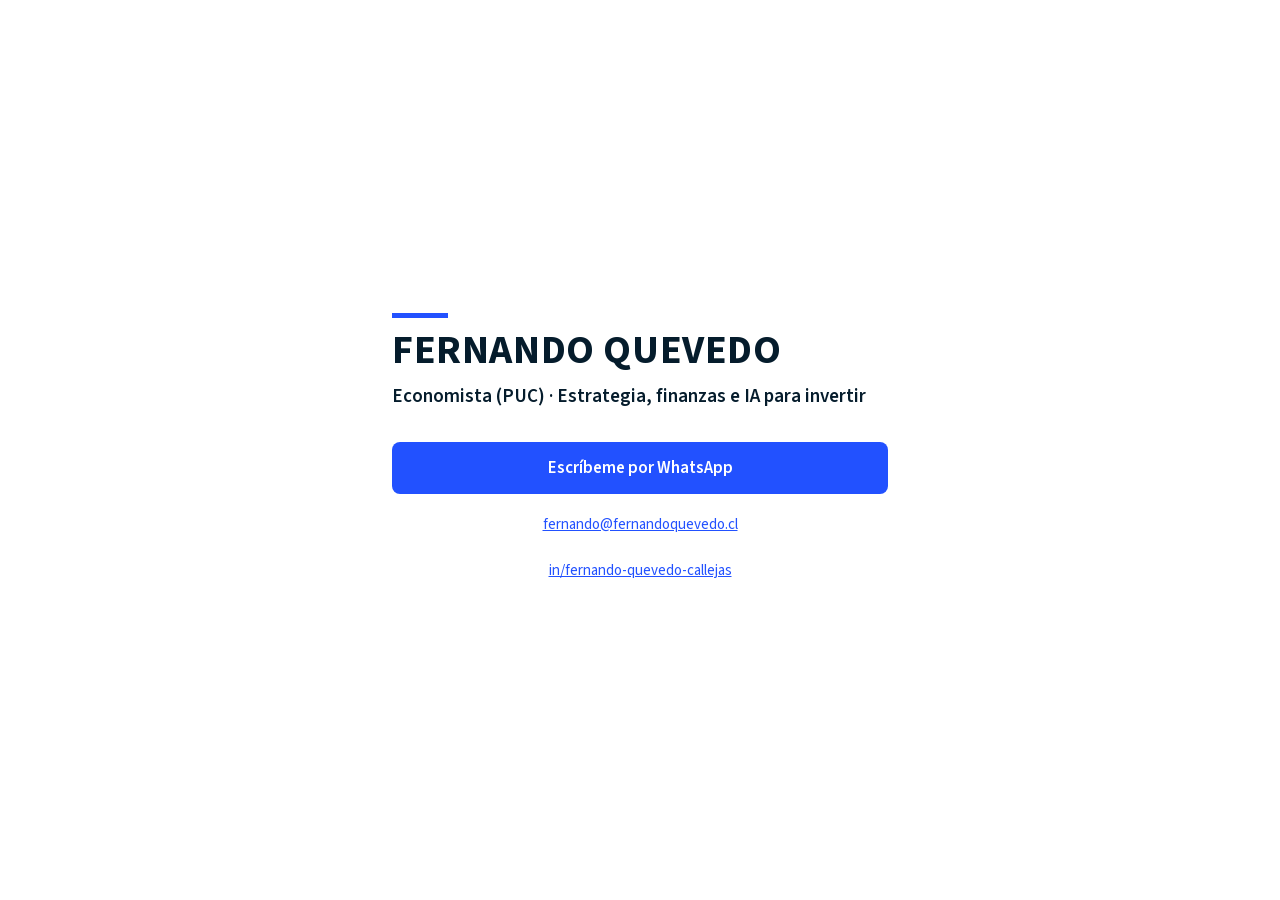
<file: index.html>
<!DOCTYPE html>
<html lang="es">
<head>
<meta charset="utf-8">
<meta name="viewport" content="width=device-width, initial-scale=1">

<!-- La raíz SÍ es indexable (no lleva noindex). -->
<title>Fernando Quevedo — Estrategia, finanzas e IA</title>
<meta name="description" content="Economista (PUC). Estrategia, finanzas e IA para decisiones de inversión. Escríbeme por WhatsApp.">

<!-- canonical: la raíz vive en www. Sin esto, cualquier variante con la
     que llegue un enlace (apex, con parámetros) se indexa como página
     aparte y reparte la señal. -->
<link rel="canonical" href="https://www.fernandoquevedo.cl/">

<link rel="preload" href="/assets/fonts/source-sans-3-latin.woff2"
      as="font" type="font/woff2" crossorigin>
<link rel="stylesheet" href="/assets/css/base.css">

<!-- Favicon: SVG para navegadores modernos, .ico para los que piden
     /favicon.ico por defecto, y apple-touch-icon para "Añadir a inicio"
     en iOS. Los tres dibujan la misma marca: la barra azul del sitio. -->
<link rel="icon" href="/favicon.svg" type="image/svg+xml">
<link rel="icon" href="/favicon.ico" sizes="32x32">
<link rel="apple-touch-icon" href="/apple-touch-icon.png">

<meta property="og:type" content="website">
<meta property="og:title" content="Decisiones de inversión con los números hechos">
<meta property="og:description" content="Economista (PUC). Estrategia, finanzas e IA para decisiones de inversión. Escríbeme por WhatsApp.">
<meta property="og:url" content="https://www.fernandoquevedo.cl/">
<meta property="og:image" content="https://www.fernandoquevedo.cl/assets/img/og-raiz.jpg">
<meta property="og:image:width" content="1200">
<meta property="og:image:height" content="630">
<meta property="og:image:alt" content="Fernando Quevedo — Estrategia, finanzas e IA · Economista (PUC)">
<meta name="twitter:card" content="summary_large_image">
<meta property="og:locale" content="es_CL">
</head>

<body>
<!-- Tarjeta neutra: sin menú y sin enlaces a ningún segmento, a
     propósito. Las audiencias no se cruzan. -->
<main class="wrap tarjeta-neutra">

  <header>
    <div class="barra-marca" aria-hidden="true"></div>
    <h1 class="nombre">Fernando Quevedo</h1>
    <p class="lema">
      Economista (PUC) · Estrategia, finanzas e IA para invertir
    </p>
  </header>

  <div class="bloque-cta">
    <a class="boton boton--primario"
       href="https://wa.me/56967789324?text=Hola%20Fernando%2C%20vi%20tu%20sitio%20web">
      Escríbeme por WhatsApp
    </a>

    <p class="linea-linkedin">
      <a href="mailto:fernando@fernandoquevedo.cl">fernando@fernandoquevedo.cl</a>
    </p>

    <p class="linea-linkedin">
      <a href="https://www.linkedin.com/in/fernando-quevedo-callejas/"
         target="_blank" rel="noopener">in/fernando-quevedo-callejas</a>
    </p>
  </div>

</main>
</body>
</html>
</file>
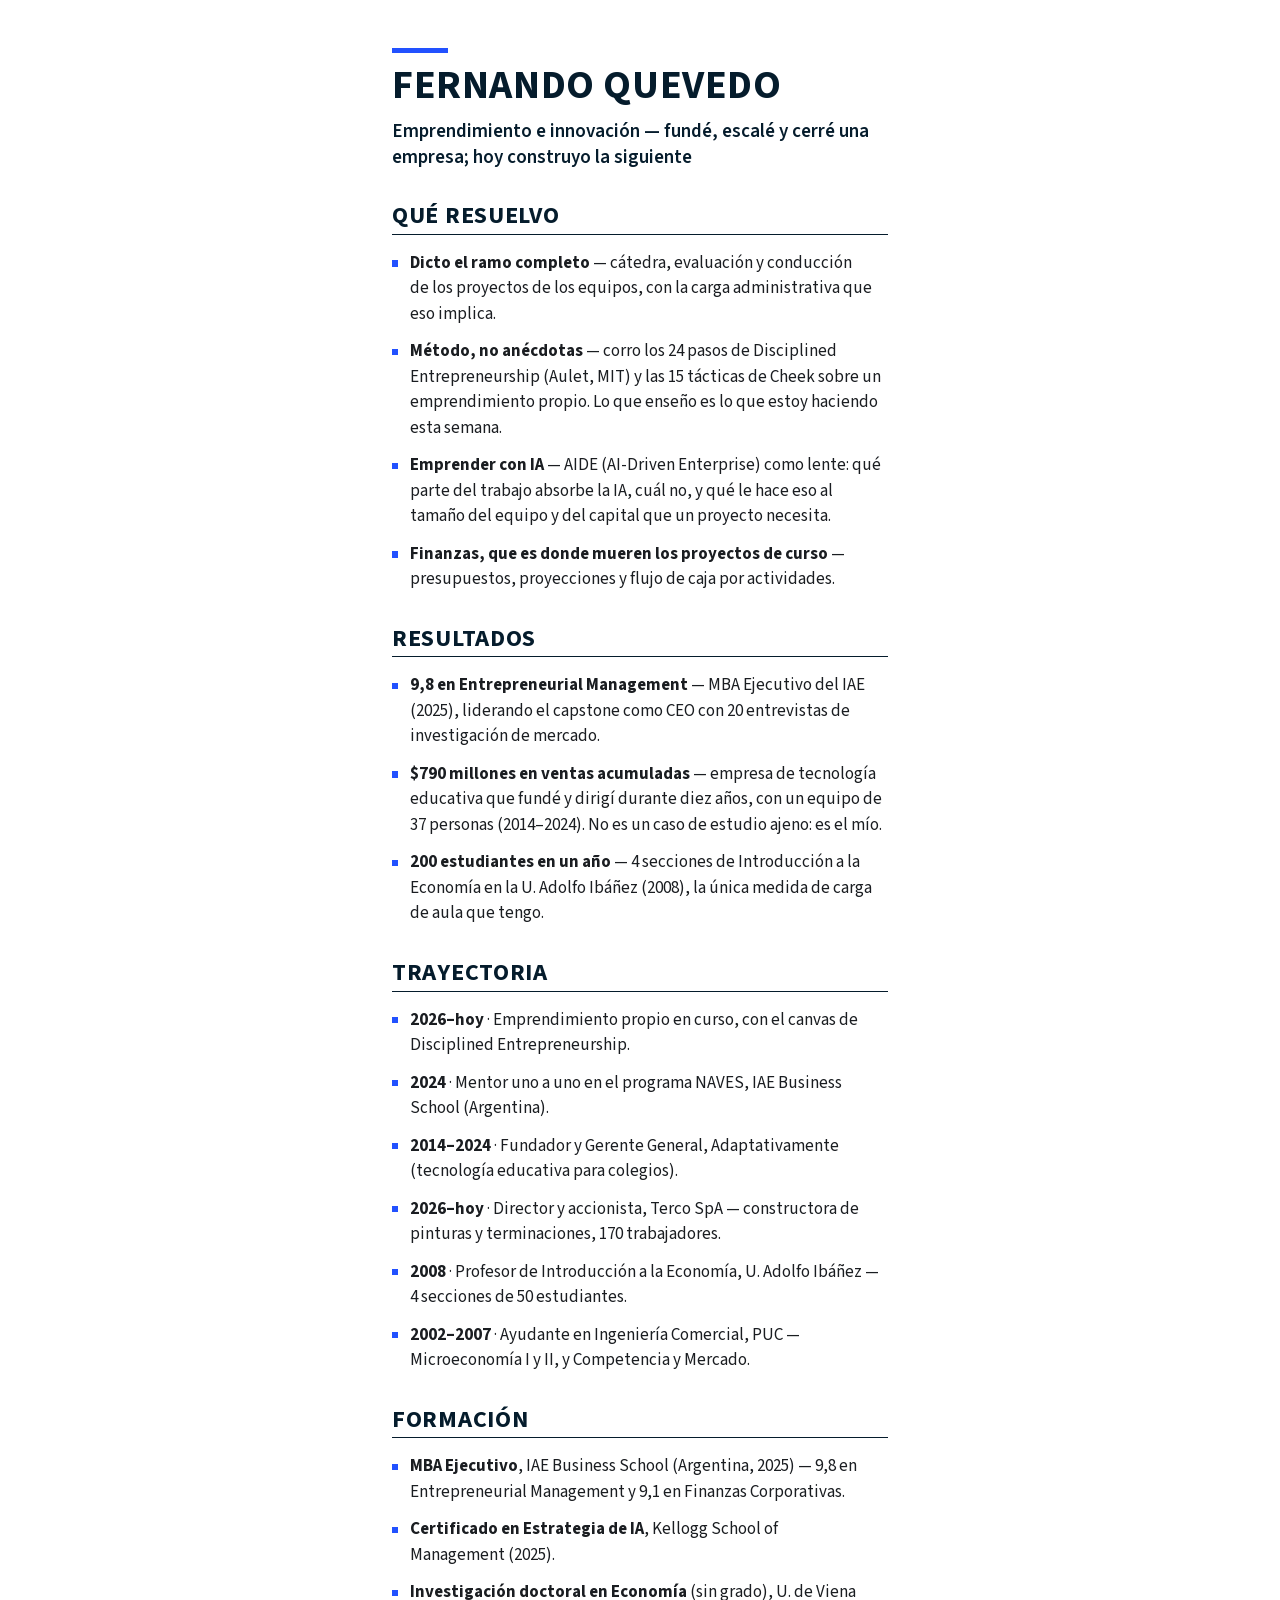
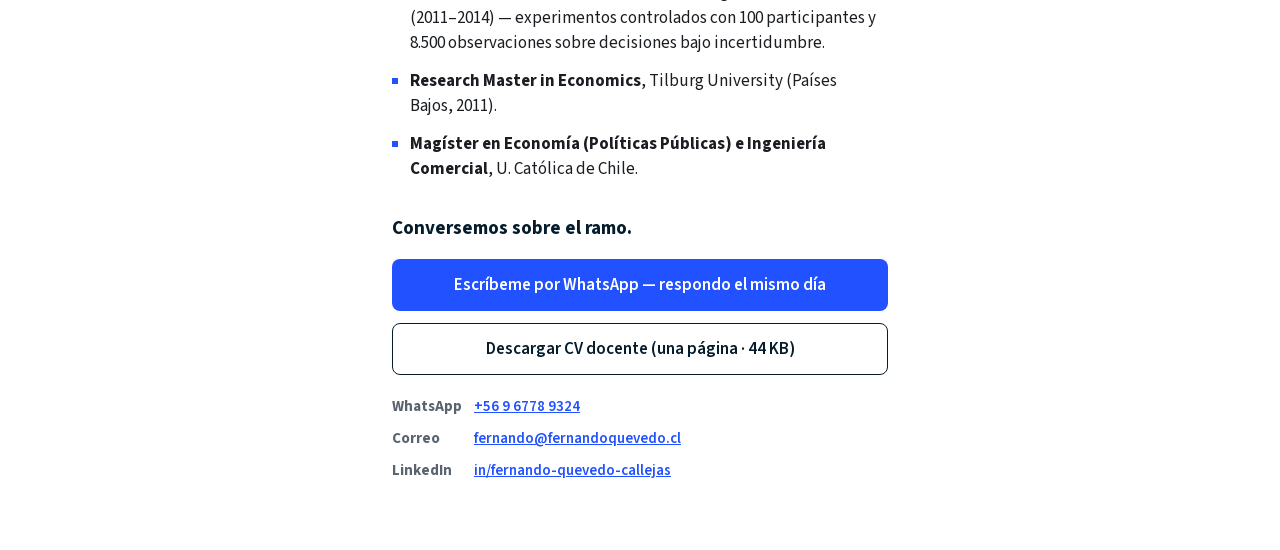
<file: clases/index.html>
<!DOCTYPE html>
<html lang="es">
<head>
<meta charset="utf-8">
<meta name="viewport" content="width=device-width, initial-scale=1">

<!-- noindex: esta página se reparte por link directo; no debe salir
     en Google. Solo la raíz del sitio es indexable. -->
<meta name="robots" content="noindex">

<title>Fernando Quevedo — Emprendimiento · Docencia universitaria</title>
<meta name="description" content="Los 24 pasos de MIT sobre un emprendimiento propio, no sobre un caso. Conversemos sobre el ramo.">

<link rel="preload" href="/assets/fonts/source-sans-3-latin.woff2"
      as="font" type="font/woff2" crossorigin>
<link rel="stylesheet" href="/assets/css/base.css">

<!-- Favicon: SVG para navegadores modernos, .ico para los que piden
     /favicon.ico por defecto, y apple-touch-icon para "Añadir a inicio"
     en iOS. Los tres dibujan la misma marca: la barra azul del sitio. -->
<link rel="icon" href="/favicon.svg" type="image/svg+xml">
<link rel="icon" href="/favicon.ico" sizes="32x32">
<link rel="apple-touch-icon" href="/apple-touch-icon.png">

<!-- Open Graph. El og:title NO repite lo que ya dice la imagen: es el
     único renglón que WhatsApp dibuja en negrita, así que se gasta
     entero en la promesa. Ver SPEC CANÓNICA TARJETA v6 en CLAUDE.md. -->
<meta property="og:type" content="website">
<meta property="og:title" content="El método que enseño es el que estoy corriendo">
<meta property="og:description" content="Los 24 pasos de MIT sobre un emprendimiento propio, no sobre un caso. Conversemos sobre el ramo.">
<meta property="og:url" content="https://www.fernandoquevedo.cl/clases/">
<meta property="og:image" content="https://www.fernandoquevedo.cl/assets/img/og-clases.jpg">
<meta property="og:image:width" content="1200">
<meta property="og:image:height" content="630">
<meta property="og:image:alt" content="Fernando Quevedo — Emprendimiento · Docencia universitaria">
<meta property="og:locale" content="es_CL">
</head>

<body>
<main class="wrap">

  <!-- 1. Nombre + propuesta de valor -->
  <header>
    <div class="barra-marca" aria-hidden="true"></div>
    <h1 class="nombre">Fernando Quevedo</h1>
    <p class="lema">
      Emprendimiento e innovación — fundé, escalé y cerré una
      empresa; hoy construyo la siguiente
    </p>
  </header>

  <!-- 2. Qué resuelvo -->
  <section>
    <h2 class="titulo-seccion">Qué resuelvo</h2>
    <ul class="lista" role="list">
      <li><strong>Dicto el ramo completo</strong> — cátedra, evaluación
        y conducción de los proyectos de los equipos, con la carga
        administrativa que eso implica.</li>
      <li><strong>Método, no anécdotas</strong> — corro los 24 pasos de
        Disciplined Entrepreneurship (Aulet, MIT) y las 15 tácticas de
        Cheek sobre un emprendimiento propio. Lo que enseño es lo que
        estoy haciendo esta semana.</li>
      <li><strong>Emprender con IA</strong> — AIDE (AI-Driven
        Enterprise) como lente: qué parte del trabajo absorbe la IA,
        cuál no, y qué le hace eso al tamaño del equipo y del capital
        que un proyecto necesita.</li>
      <li><strong>Finanzas, que es donde mueren los proyectos de
        curso</strong> — presupuestos, proyecciones y flujo de caja
        por actividades.</li>
    </ul>
  </section>

  <!-- 3. Resultados -->
  <section>
    <h2 class="titulo-seccion">Resultados</h2>
    <ul class="lista" role="list">
      <li><strong>9,8 en Entrepreneurial Management</strong> — MBA
        Ejecutivo del IAE (2025), liderando el capstone como CEO con 20
        entrevistas de investigación de mercado.</li>
      <li><strong>$790 millones en ventas acumuladas</strong> — empresa
        de tecnología educativa que fundé y dirigí durante diez años,
        con un equipo de 37 personas (2014–2024). No es un caso de estudio
        ajeno: es el mío.</li>
      <li><strong>200 estudiantes en un año</strong> — 4 secciones de
        Introducción a la Economía en la U. Adolfo Ibáñez (2008), la
        única medida de carga de aula que tengo.</li>
    </ul>
  </section>

  <!-- 4. Trayectoria -->
  <section>
    <h2 class="titulo-seccion">Trayectoria</h2>
    <ul class="lista" role="list">
      <li><strong>2026–hoy</strong> · Emprendimiento propio en curso,
        con el canvas de Disciplined Entrepreneurship.</li>
      <li><strong>2024</strong> · Mentor uno a uno en el programa NAVES,
        IAE Business School (Argentina).</li>
      <li><strong>2014–2024</strong> · Fundador y Gerente General,
        Adaptativamente (tecnología educativa para colegios).</li>
      <li><strong>2026–hoy</strong> · Director y accionista, Terco SpA
        — constructora de pinturas y terminaciones, 170 trabajadores.</li>
      <li><strong>2008</strong> · Profesor de Introducción a la
        Economía, U. Adolfo Ibáñez — 4 secciones de 50 estudiantes.</li>
      <li><strong>2002–2007</strong> · Ayudante en Ingeniería Comercial,
        PUC — Microeconomía I y II, y Competencia y Mercado.</li>
    </ul>
  </section>

  <!-- 5. Formación -->
  <section>
    <h2 class="titulo-seccion">Formación</h2>
    <ul class="lista" role="list">
      <li><strong>MBA Ejecutivo</strong>, IAE Business School
        (Argentina, 2025) — 9,8 en Entrepreneurial Management y 9,1 en
        Finanzas Corporativas.</li>
      <li><strong>Certificado en Estrategia de IA</strong>, Kellogg
        School of Management (2025).</li>
      <li><strong>Investigación doctoral en Economía</strong> (sin
        grado), U. de Viena (2011–2014) — experimentos controlados con
        100 participantes y 8.500 observaciones sobre decisiones bajo
        incertidumbre.</li>
      <li><strong>Research Master in Economics</strong>, Tilburg University
        (Países Bajos, 2011).</li>
      <li><strong>Magíster en Economía (Políticas Públicas) e Ingeniería
        Comercial</strong>, U. Católica de Chile.</li>
    </ul>
  </section>

  <!-- 6. CTA -->
  <section>
    <p class="cierre">Conversemos sobre el ramo.</p>

    <!-- Texto prellenado propio del segmento: el primer mensaje ya dice
         de dónde vino el contacto. -->
    <a class="boton boton--primario"
       href="https://wa.me/56967789324?text=Hola%20Fernando%2C%20vi%20tu%20p%C3%A1gina%20%28Docencia%29">
      Escríbeme por WhatsApp — respondo el mismo día
    </a>

    <!-- 7. Descarga del PDF -->
    <a class="boton boton--secundario"
       href="/assets/docs/Fernando%20Quevedo%20-%20Docencia.pdf"
       download>
      Descargar CV docente (una página · 44 KB)
    </a>

    <dl class="contacto">
      <dt class="etiqueta">WhatsApp</dt>
      <dd class="dato"><a href="tel:+56967789324">+56 9 6778 9324</a></dd>

      <dt class="etiqueta">Correo</dt>
      <dd class="dato"><a href="mailto:fernando@fernandoquevedo.cl">fernando@fernandoquevedo.cl</a></dd>

      <dt class="etiqueta">LinkedIn</dt>
      <dd class="dato"><a href="https://www.linkedin.com/in/fernando-quevedo-callejas/"
         aria-label="LinkedIn: in/fernando-quevedo-callejas">in/fernando-quevedo-callejas</a></dd>
    </dl>
  </section>

</main>
</body>
</html>
</file>
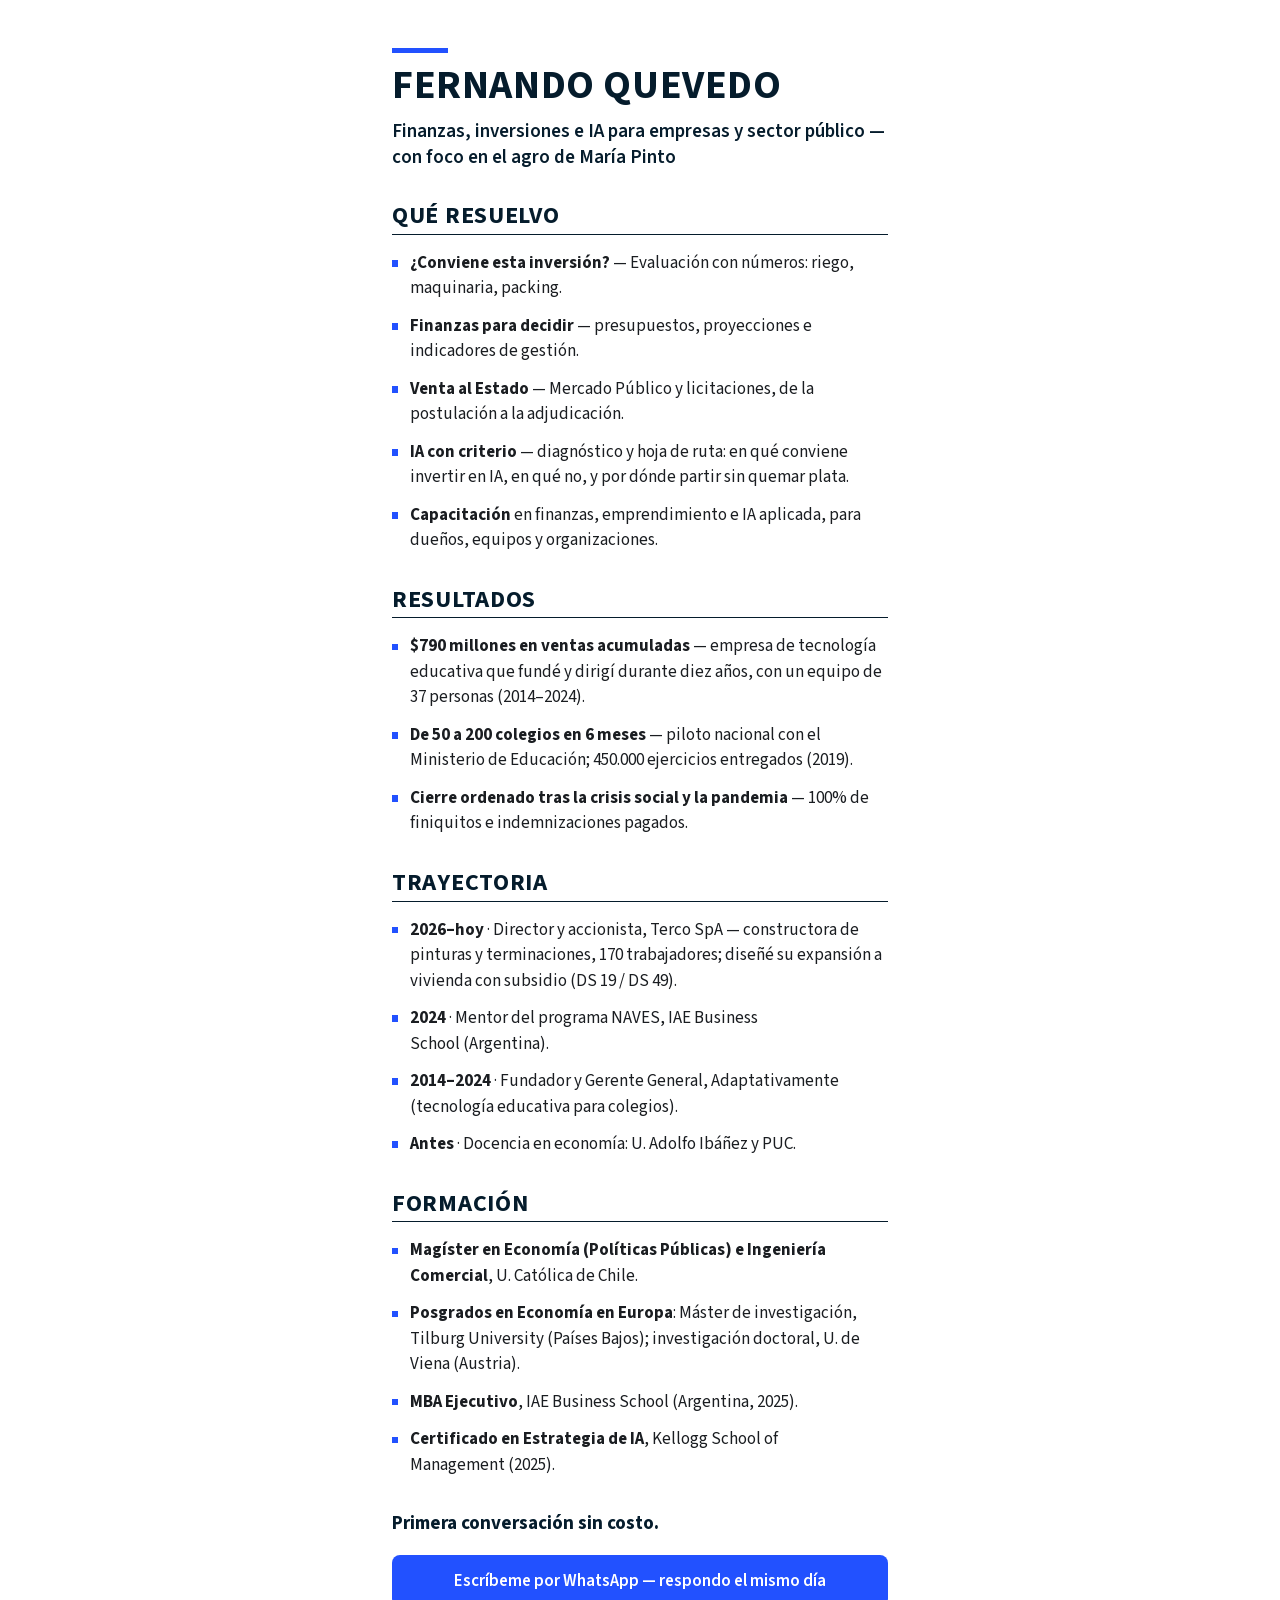
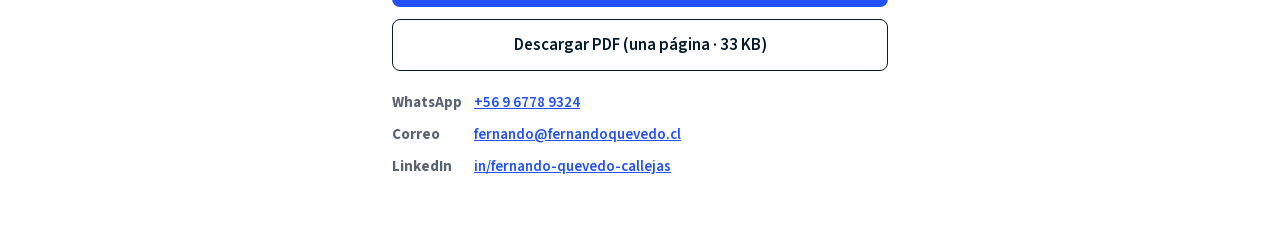
<file: mariapinto/index.html>
<!DOCTYPE html>
<html lang="es">
<head>
<meta charset="utf-8">
<!-- viewport: le dice al celular que use su ancho real y no simule
     una pantalla de escritorio. Sin esta línea, todo se ve diminuto. -->
<meta name="viewport" content="width=device-width, initial-scale=1">

<!-- noindex: esta página se reparte por link directo; no debe salir
     en Google. Solo la raíz del sitio es indexable. -->
<meta name="robots" content="noindex">

<title>Fernando Quevedo — Finanzas, inversiones e IA · María Pinto</title>
<meta name="description" content="Riego, maquinaria, packing o el proyecto que tengas entre manos. Primera conversación sin costo.">

<!-- preload de la tipografía: el navegador la empieza a bajar de
     inmediato en vez de esperar a leer el CSS. Gana ~200 ms en 4G. -->
<link rel="preload" href="/assets/fonts/source-sans-3-latin.woff2"
      as="font" type="font/woff2" crossorigin>
<link rel="stylesheet" href="/assets/css/base.css">

<!-- Favicon: SVG para navegadores modernos, .ico para los que piden
     /favicon.ico por defecto, y apple-touch-icon para "Añadir a inicio"
     en iOS. Los tres dibujan la misma marca: la barra azul del sitio. -->
<link rel="icon" href="/favicon.svg" type="image/svg+xml">
<link rel="icon" href="/favicon.ico" sizes="32x32">
<link rel="apple-touch-icon" href="/apple-touch-icon.png">

<!-- Open Graph: los datos que lee WhatsApp para armar la vista previa
     del link. Las URL van ABSOLUTAS (con https:// y dominio); WhatsApp
     no resuelve rutas relativas. -->
<meta property="og:type" content="website">
<meta property="og:title" content="Antes de invertir, ponle números">
<meta property="og:description" content="Riego, maquinaria, packing o el proyecto que tengas entre manos. Primera conversación sin costo.">
<meta property="og:url" content="https://www.fernandoquevedo.cl/mariapinto/">
<meta property="og:image" content="https://www.fernandoquevedo.cl/assets/img/og-mariapinto.jpg">
<meta property="og:image:width" content="1200">
<meta property="og:image:height" content="630">
<!-- alt de la imagen de vista previa, para lectores de pantalla -->
<meta property="og:image:alt" content="Fernando Quevedo — Finanzas, inversiones e IA · María Pinto">
<meta property="og:locale" content="es_CL">
</head>

<body>
<main class="wrap">

  <!-- 1. Nombre + propuesta de valor -->
  <!-- Sin imagen en el cuerpo a propósito: el visitante ACABA de ver la
       tarjeta-gancho en WhatsApp y de tocarla. Repetirla aquí gastaría
       la primera pantalla del celular y empujaría la propuesta de valor
       hacia abajo. La tarjeta vive donde corresponde: en el og:image de
       la vista previa del link. -->
  <header>
    <div class="barra-marca" aria-hidden="true"></div>
    <h1 class="nombre">Fernando Quevedo</h1>
    <p class="lema">
      Finanzas, inversiones e IA para empresas y sector público
      — con foco en el agro de María Pinto
    </p>
  </header>

  <!-- 2. Qué resuelvo -->
  <section>
    <h2 class="titulo-seccion">Qué resuelvo</h2>
    <ul class="lista" role="list">
      <li><strong>¿Conviene esta inversión?</strong> — Evaluación con
        números: riego, maquinaria, packing.</li>
      <li><strong>Finanzas para decidir</strong> — presupuestos,
        proyecciones e indicadores de gestión.</li>
      <li><strong>Venta al Estado</strong> — Mercado Público y
        licitaciones, de la postulación a la adjudicación.</li>
      <li><strong>IA con criterio</strong> — diagnóstico y hoja de ruta:
        en qué conviene invertir en IA, en qué no, y por dónde partir
        sin quemar plata.</li>
      <li><strong>Capacitación</strong> en finanzas, emprendimiento e IA
        aplicada, para dueños, equipos y organizaciones.</li>
    </ul>
  </section>

  <!-- 3. Resultados -->
  <section>
    <h2 class="titulo-seccion">Resultados</h2>
    <ul class="lista" role="list">
      <li><strong>$790 millones en ventas acumuladas</strong> —
        empresa de tecnología educativa que fundé y dirigí durante
        diez años, con un equipo de 37 personas (2014–2024).</li>
      <li><strong>De 50 a 200 colegios en 6 meses</strong> — piloto
        nacional con el Ministerio de Educación; 450.000 ejercicios
        entregados (2019).</li>
      <li><strong>Cierre ordenado tras la crisis social y la
        pandemia</strong> — 100% de finiquitos e indemnizaciones
        pagados.</li>
    </ul>
  </section>

  <!-- 4. Trayectoria -->
  <section>
    <h2 class="titulo-seccion">Trayectoria</h2>
    <ul class="lista" role="list">
      <li><strong>2026–hoy</strong> · Director y accionista, Terco SpA
        — constructora de pinturas y terminaciones, 170 trabajadores;
        diseñé su expansión a vivienda con subsidio (DS 19 / DS 49).</li>
      <li><strong>2024</strong> · Mentor del programa NAVES, IAE
        Business School (Argentina).</li>
      <li><strong>2014–2024</strong> · Fundador y Gerente General,
        Adaptativamente (tecnología educativa para colegios).</li>
      <li><strong>Antes</strong> · Docencia en economía: U. Adolfo
        Ibáñez y PUC.</li>
    </ul>
  </section>

  <!-- 5. Formación -->
  <section>
    <h2 class="titulo-seccion">Formación</h2>
    <ul class="lista" role="list">
      <li><strong>Magíster en Economía (Políticas Públicas) e Ingeniería
        Comercial</strong>, U. Católica de Chile.</li>
      <li><strong>Posgrados en Economía en Europa</strong>: Máster de
        investigación, Tilburg University (Países Bajos); investigación
        doctoral, U. de Viena (Austria).</li>
      <li><strong>MBA Ejecutivo</strong>, IAE Business School
        (Argentina, 2025).</li>
      <li><strong>Certificado en Estrategia de IA</strong>, Kellogg
        School of Management (2025).</li>
    </ul>
  </section>

  <!-- 6. CTA -->
  <section>
    <p class="cierre">Primera conversación sin costo.</p>

    <!-- El texto prellenado identifica el segmento: el primer mensaje
         que llega ya dice de dónde vino el contacto. -->
    <a class="boton boton--primario"
       href="https://wa.me/56967789324?text=Hola%20Fernando%2C%20vi%20tu%20p%C3%A1gina%20%28Mar%C3%ADa%20Pinto%29">
      Escríbeme por WhatsApp — respondo el mismo día
    </a>

    <!-- 7. Descarga del PDF -->
    <!-- FASE 2b: el archivo se deposita en /assets/docs/ -->
    <a class="boton boton--secundario"
       href="/assets/docs/Fernando%20Quevedo%20-%20Asesorias.pdf"
       download>
      Descargar PDF (una página · 33 KB)
    </a>

    <!-- Lista de definiciones: cada dato es un par etiqueta/valor, y el
         lector de pantalla los entrega como pares. Antes iban separados
         por <br> dentro de un <p> y se leían de corrido, como una sola
         frase sin pausas.
         El texto sigue completo y visible para copiarlo o marcarlo a
         mano —esa era la razón original de dejarlo plano—, pero además
         ahora es enlace. El visor de WhatsApp en Android no siempre
         AUTODETECTA texto plano; un <a href="tel:"> explícito sí
         funciona, así que no había nada que ganar dejándolo inerte. -->
    <dl class="contacto">
      <dt class="etiqueta">WhatsApp</dt>
      <dd class="dato"><a href="tel:+56967789324">+56 9 6778 9324</a></dd>

      <dt class="etiqueta">Correo</dt>
      <dd class="dato"><a href="mailto:fernando@fernandoquevedo.cl">fernando@fernandoquevedo.cl</a></dd>

      <!-- aria-label da contexto a quien navega saltando de enlace en
           enlace y solo oiría el fragmento de URL. Incluye el texto
           visible dentro del rótulo, como exige la WCAG 2.5.3. -->
      <dt class="etiqueta">LinkedIn</dt>
      <dd class="dato"><a href="https://www.linkedin.com/in/fernando-quevedo-callejas/"
         aria-label="LinkedIn: in/fernando-quevedo-callejas">in/fernando-quevedo-callejas</a></dd>
    </dl>
  </section>

</main>
</body>
</html>
</file>
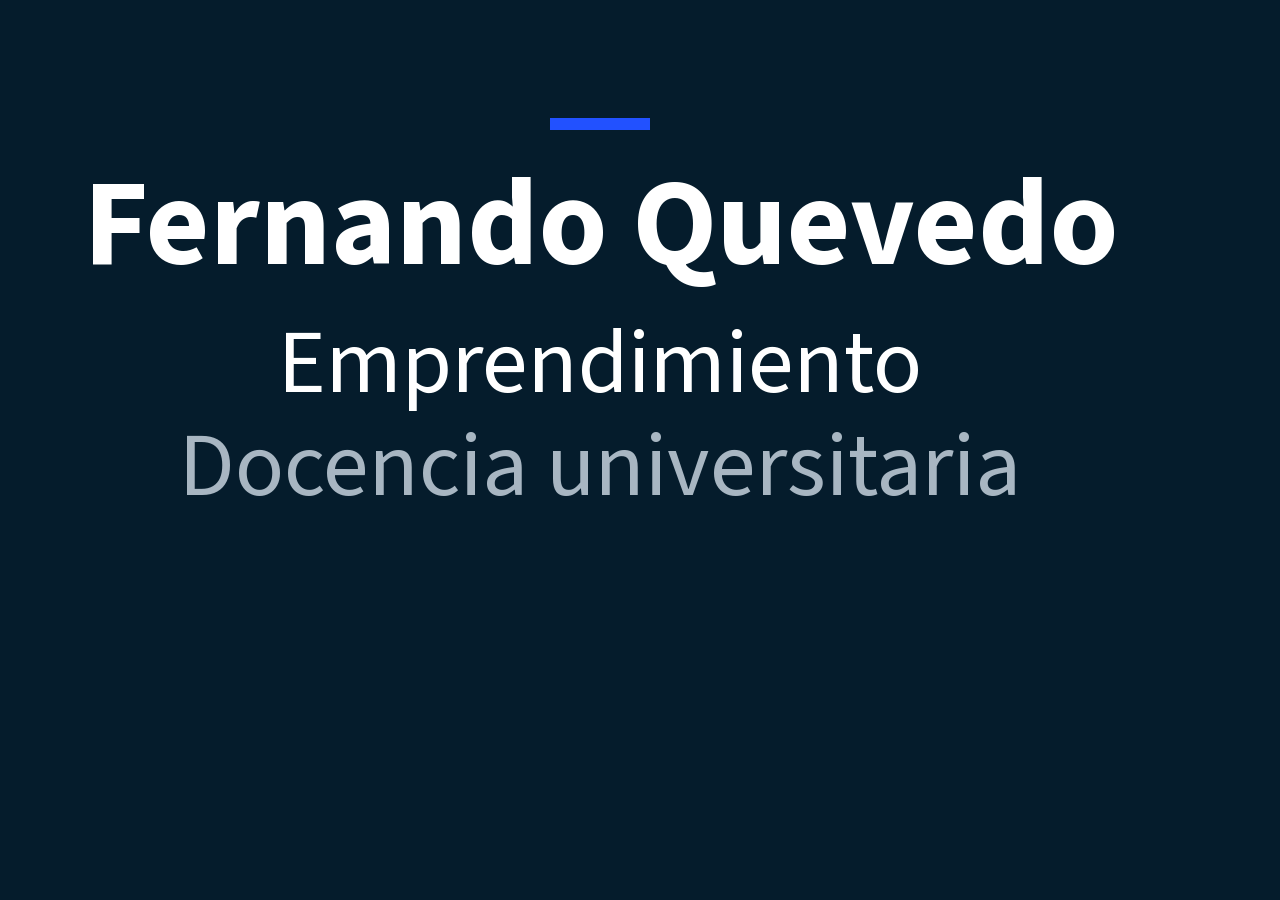
<file: _fuente-img/og-clases.html>
<!DOCTYPE html>
<html lang="es">
<head>
<meta charset="utf-8">
<title>og:image 1200×630 — Docencia</title>
<!--
  FUENTE DE IMAGEN de la vista previa que muestra WhatsApp al compartir
  el link de /clases/.
  La spec que manda sobre este archivo vive en CLAUDE.md, bajo el título
  "SPEC CANÓNICA TARJETA v4". Si cambia, se reemplaza entera, no se parcha.

  TRES NIVELES DE TEXTO
  L1 nombre · L2 qué hago · L3 dónde. La imagen dice quién, qué y dónde;
  el og:title y la og:description dicen el resto en texto del sistema,
  que WhatsApp siempre dibuja nítido y escalable.

  GEOMETRÍA — medida, no estimada
  Lienzo 1200×630. Márgenes mínimos: 80 px laterales, 63 px verticales,
  o sea 1040×504 px útiles. Source Sans 3 tiene altura de mayúscula
  0,6518 × font-size en bold y 0,6563 en regular.

  CORTE DE CONTENIDO EN L2. El texto natural era "Emprendimiento e
  innovación", que es el nombre del ramo. Medido, tope a 54,2 px de
  altura de mayúscula en los 1040 px disponibles: por debajo del piso
  de 60 de la spec. Se aplicó la regla 1 de resolución de conflictos
  —primero se corta contenido— y quedó "Emprendimiento", que a cap 60
  mide 647 px. "innovación" sobrevive en el <h1> y el lema de la
  página, donde no hay tope de ancho.

  POR QUÉ L1 MIDE 81 px DE ALTURA DE MAYÚSCULA Y NO 92-100
  "Fernando Quevedo" en caja mixta bold ocupa 8,346 em. A 92 px de
  altura de mayúscula (font-size 141,2 px) mediría 1178 px de ancho:
  138 px más que los 1040 disponibles. El máximo que cabe respetando
  los márgenes es 81 px. Enmienda aprobada por Fernando: se conserva
  el bold, la línea única y los márgenes, y se acepta que el ratio
  L1/L2 quede en 1,350. Razón: la jerarquía la construye el peso tanto
  como el tamaño, y con L1 y L2 en el mismo peso —única forma de subir
  el ratio— el nombre se siente MENOS dominante, no más.

  Cómo se regenera (desde la raíz del repo):
    "/Applications/Google Chrome.app/Contents/MacOS/Google Chrome" \
      --headless --disable-gpu --hide-scrollbars \
      --allow-file-access-from-files --force-device-scale-factor=1 \
      --window-size=1200,630 --virtual-time-budget=8000 \
      --screenshot=/tmp/og.png "_fuente-img/og-mariapinto.html"
  y luego a JPEG calidad 85, baseline (nunca progresivo: WhatsApp no
  dibuja los JPEG progresivos):
    python3 -c "from PIL import Image; \
      Image.open('/tmp/og.png').convert('RGB').save(\
      'assets/img/og-mariapinto.jpg','JPEG',quality=85,optimize=True,\
      progressive=False)"
  Tras publicar: pide la imagen dos veces desde el navegador para
  calentar el CDN ANTES de probar la vista previa. Si WhatsApp raspa
  el objeto frío y la descarga no alcanza a completarse, guarda el
  fracaso para esa URL durante días.
-->
<style>
  @font-face {
    font-family: "Source Sans 3";
    font-style: normal;
    font-weight: 400 700;
    src: url("../assets/fonts/source-sans-3-latin.woff2") format("woff2");
  }

  html, body { margin: 0; padding: 0; background: #051C2C; }

  .og {
    width: 1200px;
    height: 630px;
    box-sizing: border-box;
    background: #051C2C;              /* --c-deep */
    font-family: "Source Sans 3", system-ui, sans-serif;
    display: flex;
    flex-direction: column;
    align-items: center;
    justify-content: center;
    text-align: center;
    padding: 63px 80px;               /* márgenes mínimos de la spec */
  }

  .barra { width: 100px; height: 12px; background: #2251FF;  /* --c-accent */
           margin-bottom: 34px; }

  /* L1 · 124px × 0,6518 = 81 px de altura de mayúscula.
     Caja mixta, bold, una sola línea. line-height en px porque el
     interlineado por defecto abriría el bloque sin necesidad. */
  .nombre { font-size: 124px; font-weight: 700; line-height: 124px;
            color: #FFFFFF; margin-bottom: 30px; white-space: nowrap; }

  /* L2 y L3 · 91px × 0,6563 = 60 px de altura de mayúscula.
     Peso regular: es lo que deja al nombre mandar. L2 entra al ras
     (954 de 1040 px); no le queda margen para crecer. */
  .linea  { font-size: 91px; font-weight: 400; line-height: 91px;
            color: #FFFFFF; white-space: nowrap; }
  .linea + .linea { margin-top: 12px; }

  /* L3 en gris: la jerarquía entre L2 y L3 se resuelve por TONO, no
     por tamaño ni peso —los tres comparten cap y peso—. El gris solo
     desenfatiza mientras el contraste medido siga ≥ 7:1.
     #A8B6C2 mide 8,38:1 sobre #051C2C. No se usa ningún token de
     base.css porque ninguno sirve: --c-ink-soft (#5A6470) está
     calibrado contra fondo blanco y sobre este azul cae a 2,89:1, y
     --c-line (#D5DAE0) es color de líneas divisorias, no de texto.
     Este gris vive solo sobre fondo oscuro. */
  .lugar  { color: #A8B6C2; }
</style>
</head>

<body>
<div class="og">
  <div class="barra"></div>
  <div class="nombre">Fernando Quevedo</div>
  <div class="linea">Emprendimiento</div>
  <div class="linea lugar">Docencia universitaria</div>
</div>
</body>
</html>
</file>
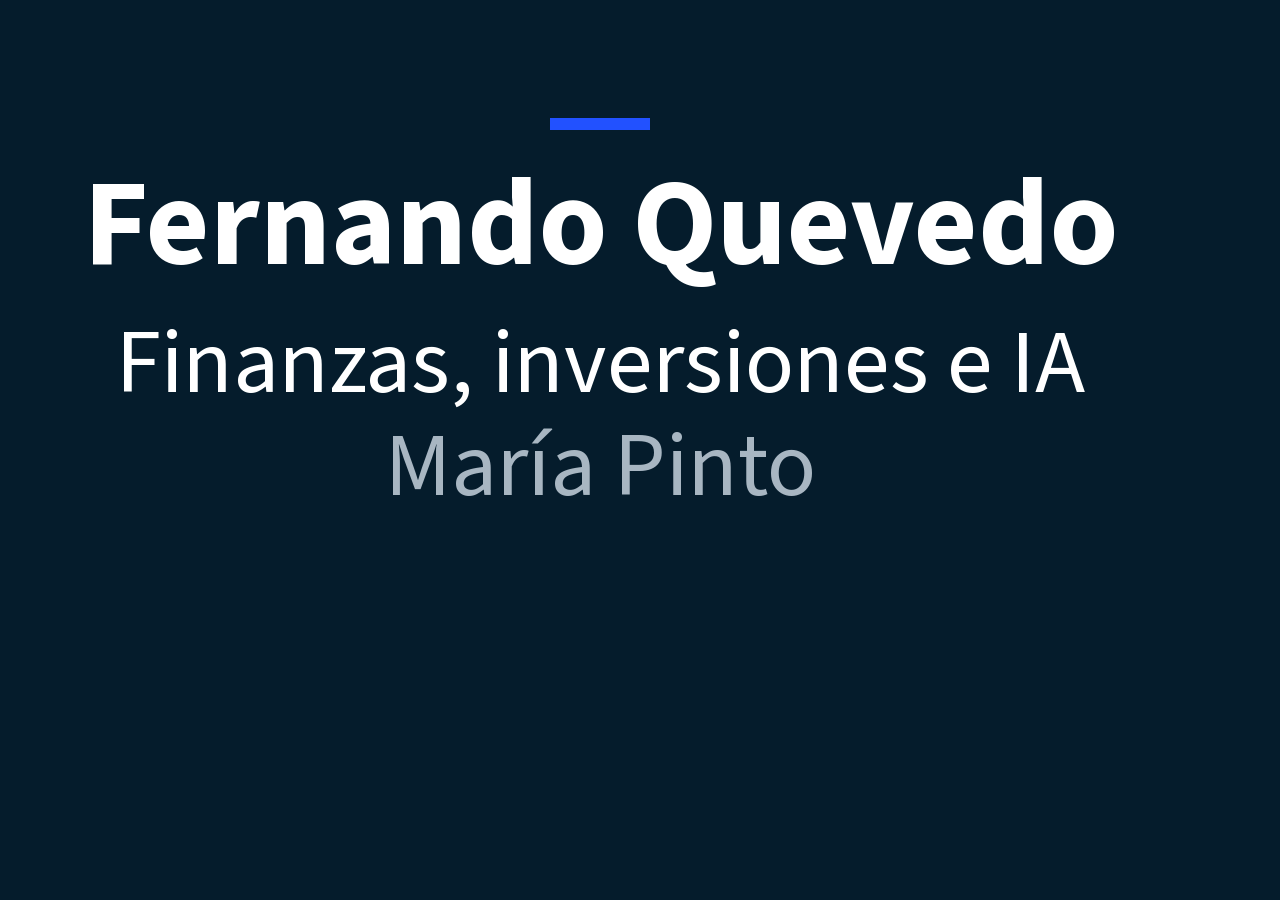
<file: _fuente-img/og-mariapinto.html>
<!DOCTYPE html>
<html lang="es">
<head>
<meta charset="utf-8">
<title>og:image 1200×630 — María Pinto</title>
<!--
  FUENTE DE IMAGEN de la vista previa que muestra WhatsApp al compartir
  el link de /mariapinto/.
  La spec que manda sobre este archivo vive en CLAUDE.md, bajo el título
  "SPEC CANÓNICA TARJETA v4". Si cambia, se reemplaza entera, no se parcha.

  TRES NIVELES DE TEXTO
  L1 nombre · L2 qué hago · L3 dónde. La imagen dice quién, qué y dónde;
  el og:title y la og:description dicen el resto en texto del sistema,
  que WhatsApp siempre dibuja nítido y escalable.

  GEOMETRÍA — medida, no estimada
  Lienzo 1200×630. Márgenes mínimos: 80 px laterales, 63 px verticales,
  o sea 1040×504 px útiles. Source Sans 3 tiene altura de mayúscula
  0,6518 × font-size en bold y 0,6563 en regular.

  POR QUÉ L1 MIDE 81 px DE ALTURA DE MAYÚSCULA Y NO 92-100
  "Fernando Quevedo" en caja mixta bold ocupa 8,346 em. A 92 px de
  altura de mayúscula (font-size 141,2 px) mediría 1178 px de ancho:
  138 px más que los 1040 disponibles. El máximo que cabe respetando
  los márgenes es 81 px. Enmienda aprobada por Fernando: se conserva
  el bold, la línea única y los márgenes, y se acepta que el ratio
  L1/L2 quede en 1,350. Razón: la jerarquía la construye el peso tanto
  como el tamaño, y con L1 y L2 en el mismo peso —única forma de subir
  el ratio— el nombre se siente MENOS dominante, no más.

  Cómo se regenera (desde la raíz del repo):
    "/Applications/Google Chrome.app/Contents/MacOS/Google Chrome" \
      --headless --disable-gpu --hide-scrollbars \
      --allow-file-access-from-files --force-device-scale-factor=1 \
      --window-size=1200,630 --virtual-time-budget=8000 \
      --screenshot=/tmp/og.png "_fuente-img/og-mariapinto.html"
  y luego a JPEG calidad 85, baseline (nunca progresivo: WhatsApp no
  dibuja los JPEG progresivos):
    python3 -c "from PIL import Image; \
      Image.open('/tmp/og.png').convert('RGB').save(\
      'assets/img/og-mariapinto.jpg','JPEG',quality=85,optimize=True,\
      progressive=False)"
  Tras publicar: pide la imagen dos veces desde el navegador para
  calentar el CDN ANTES de probar la vista previa. Si WhatsApp raspa
  el objeto frío y la descarga no alcanza a completarse, guarda el
  fracaso para esa URL durante días.
-->
<style>
  @font-face {
    font-family: "Source Sans 3";
    font-style: normal;
    font-weight: 400 700;
    src: url("../assets/fonts/source-sans-3-latin.woff2") format("woff2");
  }

  html, body { margin: 0; padding: 0; background: #051C2C; }

  .og {
    width: 1200px;
    height: 630px;
    box-sizing: border-box;
    background: #051C2C;              /* --c-deep */
    font-family: "Source Sans 3", system-ui, sans-serif;
    display: flex;
    flex-direction: column;
    align-items: center;
    justify-content: center;
    text-align: center;
    padding: 63px 80px;               /* márgenes mínimos de la spec */
  }

  .barra { width: 100px; height: 12px; background: #2251FF;  /* --c-accent */
           margin-bottom: 34px; }

  /* L1 · 124px × 0,6518 = 81 px de altura de mayúscula.
     Caja mixta, bold, una sola línea. line-height en px porque el
     interlineado por defecto abriría el bloque sin necesidad. */
  .nombre { font-size: 124px; font-weight: 700; line-height: 124px;
            color: #FFFFFF; margin-bottom: 30px; white-space: nowrap; }

  /* L2 y L3 · 91px × 0,6563 = 60 px de altura de mayúscula.
     Peso regular: es lo que deja al nombre mandar. L2 entra al ras
     (954 de 1040 px); no le queda margen para crecer. */
  .linea  { font-size: 91px; font-weight: 400; line-height: 91px;
            color: #FFFFFF; white-space: nowrap; }
  .linea + .linea { margin-top: 12px; }

  /* L3 en gris: la jerarquía entre L2 y L3 se resuelve por TONO, no
     por tamaño ni peso —los tres comparten cap y peso—. El gris solo
     desenfatiza mientras el contraste medido siga ≥ 7:1.
     #A8B6C2 mide 8,38:1 sobre #051C2C. No se usa ningún token de
     base.css porque ninguno sirve: --c-ink-soft (#5A6470) está
     calibrado contra fondo blanco y sobre este azul cae a 2,89:1, y
     --c-line (#D5DAE0) es color de líneas divisorias, no de texto.
     Este gris vive solo sobre fondo oscuro. */
  .lugar  { color: #A8B6C2; }
</style>
</head>

<body>
<div class="og">
  <div class="barra"></div>
  <div class="nombre">Fernando Quevedo</div>
  <div class="linea">Finanzas, inversiones e IA</div>
  <div class="linea lugar">María Pinto</div>
</div>
</body>
</html>
</file>
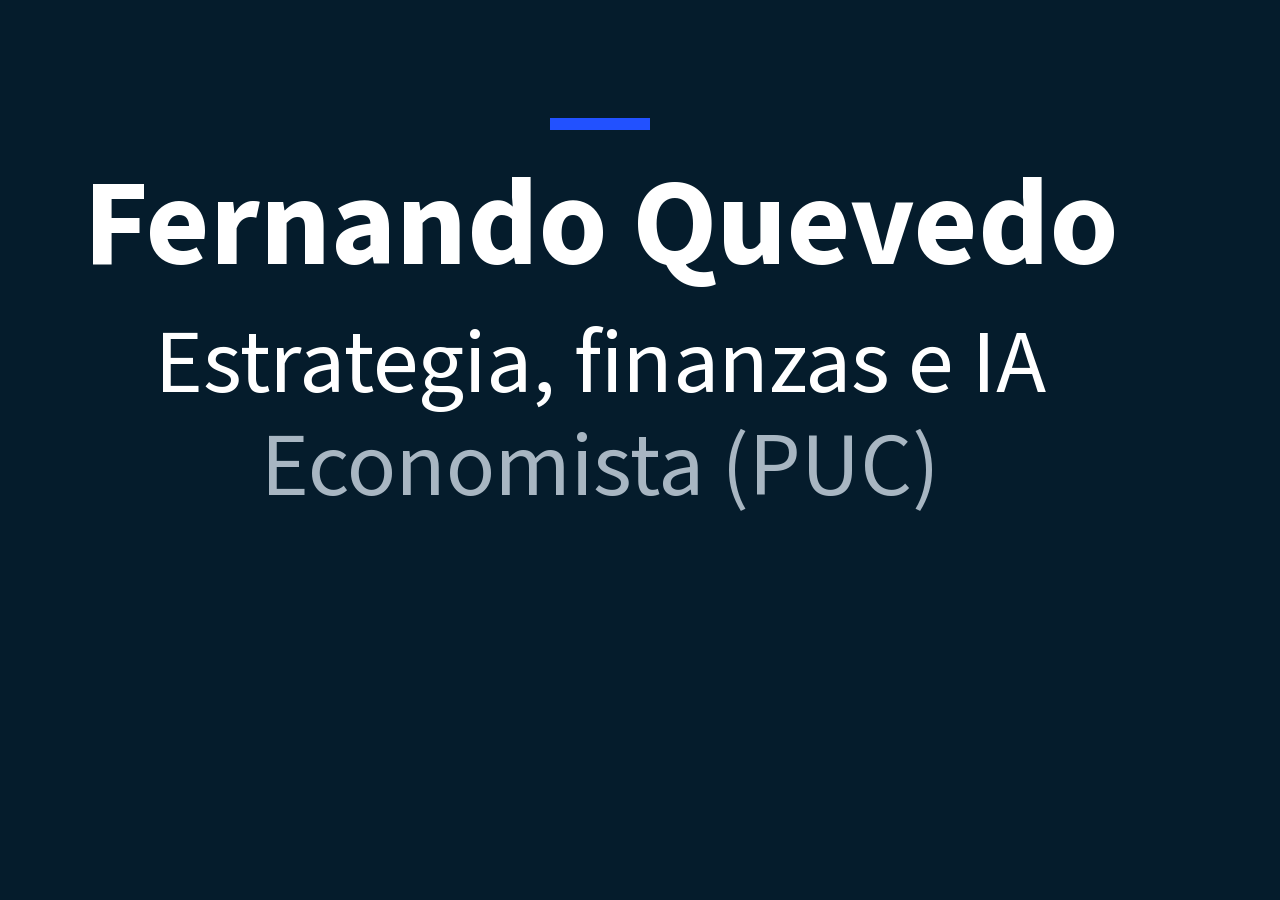
<file: _fuente-img/og-raiz.html>
<!DOCTYPE html>
<html lang="es">
<head>
<meta charset="utf-8">
<title>og:image 1200×630 — Docencia</title>
<!--
  FUENTE DE IMAGEN de la vista previa que muestra WhatsApp al compartir
  el link de la RAÍZ (/).
  La spec que manda sobre este archivo vive en CLAUDE.md, bajo el título
  "SPEC CANÓNICA TARJETA v4". Si cambia, se reemplaza entera, no se parcha.

  TRES NIVELES DE TEXTO
  L1 nombre · L2 qué hago · L3 dónde. La imagen dice quién, qué y dónde;
  el og:title y la og:description dicen el resto en texto del sistema,
  que WhatsApp siempre dibuja nítido y escalable.

  GEOMETRÍA — medida, no estimada
  Lienzo 1200×630. Márgenes mínimos: 80 px laterales, 63 px verticales,
  o sea 1040×504 px útiles. Source Sans 3 tiene altura de mayúscula
  0,6518 × font-size en bold y 0,6563 en regular.

  CORTE DE CONTENIDO EN L2. El texto natural era "Emprendimiento e
  innovación", que es el nombre del ramo. Medido, tope a 54,2 px de
  altura de mayúscula en los 1040 px disponibles: por debajo del piso
  de 60 de la spec. Se aplicó la regla 1 de resolución de conflictos
  —primero se corta contenido— y quedó "Emprendimiento", que a cap 60
  mide 647 px. "innovación" sobrevive en el <h1> y el lema de la
  página, donde no hay tope de ancho.

  POR QUÉ L1 MIDE 81 px DE ALTURA DE MAYÚSCULA Y NO 92-100
  "Fernando Quevedo" en caja mixta bold ocupa 8,346 em. A 92 px de
  altura de mayúscula (font-size 141,2 px) mediría 1178 px de ancho:
  138 px más que los 1040 disponibles. El máximo que cabe respetando
  los márgenes es 81 px. Enmienda aprobada por Fernando: se conserva
  el bold, la línea única y los márgenes, y se acepta que el ratio
  L1/L2 quede en 1,350. Razón: la jerarquía la construye el peso tanto
  como el tamaño, y con L1 y L2 en el mismo peso —única forma de subir
  el ratio— el nombre se siente MENOS dominante, no más.

  Cómo se regenera (desde la raíz del repo):
    "/Applications/Google Chrome.app/Contents/MacOS/Google Chrome" \
      --headless --disable-gpu --hide-scrollbars \
      --allow-file-access-from-files --force-device-scale-factor=1 \
      --window-size=1200,630 --virtual-time-budget=8000 \
      --screenshot=/tmp/og.png "_fuente-img/og-mariapinto.html"
  y luego a JPEG calidad 85, baseline (nunca progresivo: WhatsApp no
  dibuja los JPEG progresivos):
    python3 -c "from PIL import Image; \
      Image.open('/tmp/og.png').convert('RGB').save(\
      'assets/img/og-mariapinto.jpg','JPEG',quality=85,optimize=True,\
      progressive=False)"
  Tras publicar: pide la imagen dos veces desde el navegador para
  calentar el CDN ANTES de probar la vista previa. Si WhatsApp raspa
  el objeto frío y la descarga no alcanza a completarse, guarda el
  fracaso para esa URL durante días.
-->
<style>
  @font-face {
    font-family: "Source Sans 3";
    font-style: normal;
    font-weight: 400 700;
    src: url("../assets/fonts/source-sans-3-latin.woff2") format("woff2");
  }

  html, body { margin: 0; padding: 0; background: #051C2C; }

  .og {
    width: 1200px;
    height: 630px;
    box-sizing: border-box;
    background: #051C2C;              /* --c-deep */
    font-family: "Source Sans 3", system-ui, sans-serif;
    display: flex;
    flex-direction: column;
    align-items: center;
    justify-content: center;
    text-align: center;
    padding: 63px 80px;               /* márgenes mínimos de la spec */
  }

  .barra { width: 100px; height: 12px; background: #2251FF;  /* --c-accent */
           margin-bottom: 34px; }

  /* L1 · 124px × 0,6518 = 81 px de altura de mayúscula.
     Caja mixta, bold, una sola línea. line-height en px porque el
     interlineado por defecto abriría el bloque sin necesidad. */
  .nombre { font-size: 124px; font-weight: 700; line-height: 124px;
            color: #FFFFFF; margin-bottom: 30px; white-space: nowrap; }

  /* L2 y L3 · 91px × 0,6563 = 60 px de altura de mayúscula.
     Peso regular: es lo que deja al nombre mandar. L2 entra al ras
     (954 de 1040 px); no le queda margen para crecer. */
  .linea  { font-size: 91px; font-weight: 400; line-height: 91px;
            color: #FFFFFF; white-space: nowrap; }
  .linea + .linea { margin-top: 12px; }

  /* L3 en gris: la jerarquía entre L2 y L3 se resuelve por TONO, no
     por tamaño ni peso —los tres comparten cap y peso—. El gris solo
     desenfatiza mientras el contraste medido siga ≥ 7:1.
     #A8B6C2 mide 8,38:1 sobre #051C2C. No se usa ningún token de
     base.css porque ninguno sirve: --c-ink-soft (#5A6470) está
     calibrado contra fondo blanco y sobre este azul cae a 2,89:1, y
     --c-line (#D5DAE0) es color de líneas divisorias, no de texto.
     Este gris vive solo sobre fondo oscuro. */
  .lugar  { color: #A8B6C2; }
</style>
</head>

<body>
<div class="og">
  <div class="barra"></div>
  <div class="nombre">Fernando Quevedo</div>
  <div class="linea">Estrategia, finanzas e IA</div>
  <div class="linea lugar">Economista (PUC)</div>
</div>
</body>
</html>
</file>
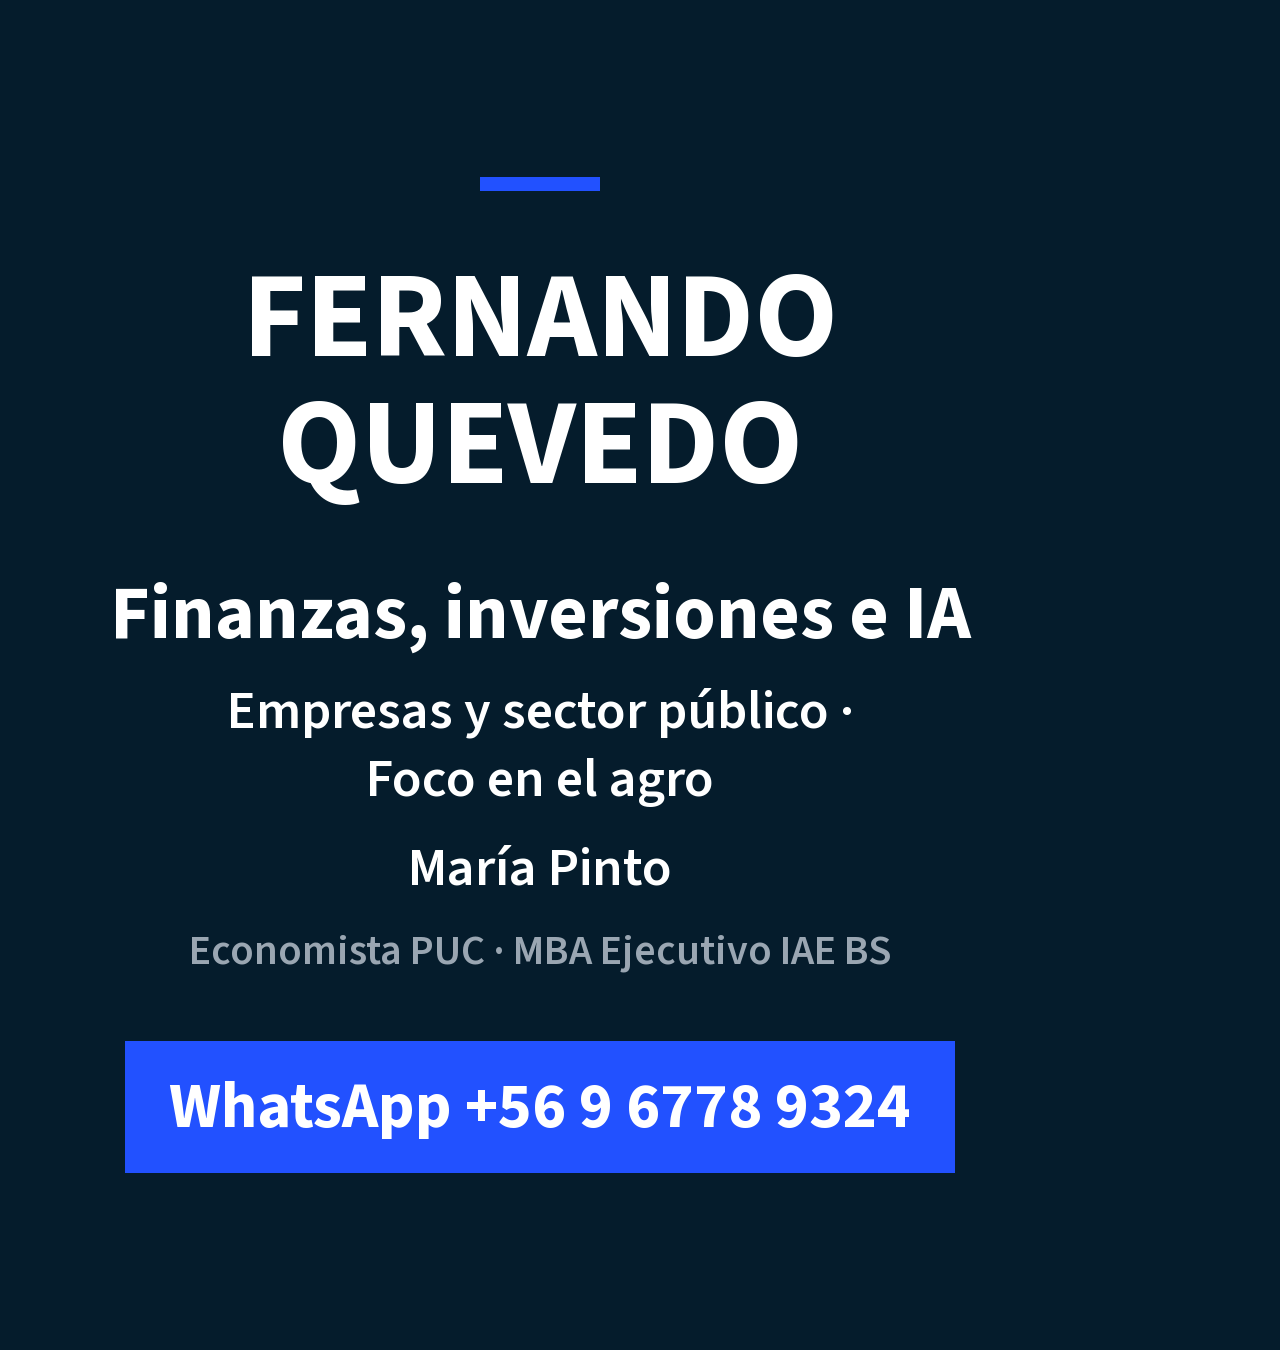
<file: _fuente-img/tarjeta-gancho.html>
<!DOCTYPE html>
<html lang="es">
<head>
<meta charset="utf-8">
<title>Tarjeta gancho 1080×1350</title>
<!--
  FUENTE DE IMAGEN de la tarjeta-gancho que se comparte por WhatsApp.

  Reproduce "Tarjeta gancho.dc.html" de Claude Design. Ese archivo es
  estático (su bloque data-dc-script viene vacío: solo declara el
  tamaño de vista previa), así que no necesita React para existir.
  Única diferencia: la tipografía se carga desde /assets/fonts/ en vez
  de Google Fonts, para que el render no dependa de internet.

  Cómo se regenera la imagen:
    "/Applications/Google Chrome.app/Contents/MacOS/Google Chrome" \
      --headless --disable-gpu --hide-scrollbars \
      --allow-file-access-from-files \
      --force-device-scale-factor=1 --window-size=1080,1350 \
      --screenshot=/tmp/tarjeta.png "_fuente-img/tarjeta-gancho.html"
-->
<style>
  @font-face {
    font-family: "Source Sans 3";
    font-style: normal;
    font-weight: 400 700;    /* fuente variable: un archivo, todos los pesos */
    src: url("../assets/fonts/source-sans-3-latin.woff2") format("woff2");
  }

  html, body { margin: 0; padding: 0; background: #051C2C; }

  .tarjeta {
    width: 1080px;
    height: 1350px;
    box-sizing: border-box;
    background: #051C2C;
    font-family: "Source Sans 3", system-ui, sans-serif;
    display: flex;
    flex-direction: column;
    align-items: center;
    justify-content: center;
    text-align: center;
    padding: 120px 100px;
    gap: 64px;
  }

  .barra   { width: 120px; height: 14px; background: #2251FF; }

  .nombre  { font-size: 122px; font-weight: 700; color: #FFFFFF; line-height: 1.04; }

  .bloque  { display: flex; flex-direction: column; gap: 22px; align-items: center; }

  .lema    { font-size: 76px; font-weight: 700; color: #FFFFFF; line-height: 1.1;  white-space: nowrap; }
  .detalle { font-size: 54px; font-weight: 600; color: #FFFFFF; line-height: 1.25; }
  .credenciales {
    font-size: 42px; font-weight: 600; color: #9AA6B2;
    line-height: 1.25; white-space: nowrap;
  }

  .cta {
    background: #2251FF;
    color: #FFFFFF;
    font-size: 64px;
    font-weight: 700;
    line-height: 1;
    padding: 34px 44px;
    white-space: nowrap;
  }

  .nowrap { white-space: nowrap; }
</style>
</head>

<body>
<div class="tarjeta">
  <div class="barra"></div>
  <div class="nombre">FERNANDO<br>QUEVEDO</div>
  <div class="bloque">
    <div class="lema">Finanzas, inversiones e IA</div>
    <div class="detalle">
      <span class="nowrap">Empresas y sector público</span> ·
      <span class="nowrap">Foco en el agro</span>
    </div>
    <div class="detalle">María Pinto</div>
    <div class="credenciales">Economista PUC · MBA Ejecutivo IAE BS</div>
  </div>
  <div class="cta">WhatsApp +56 9 6778 9324</div>
</div>
</body>
</html>
</file>
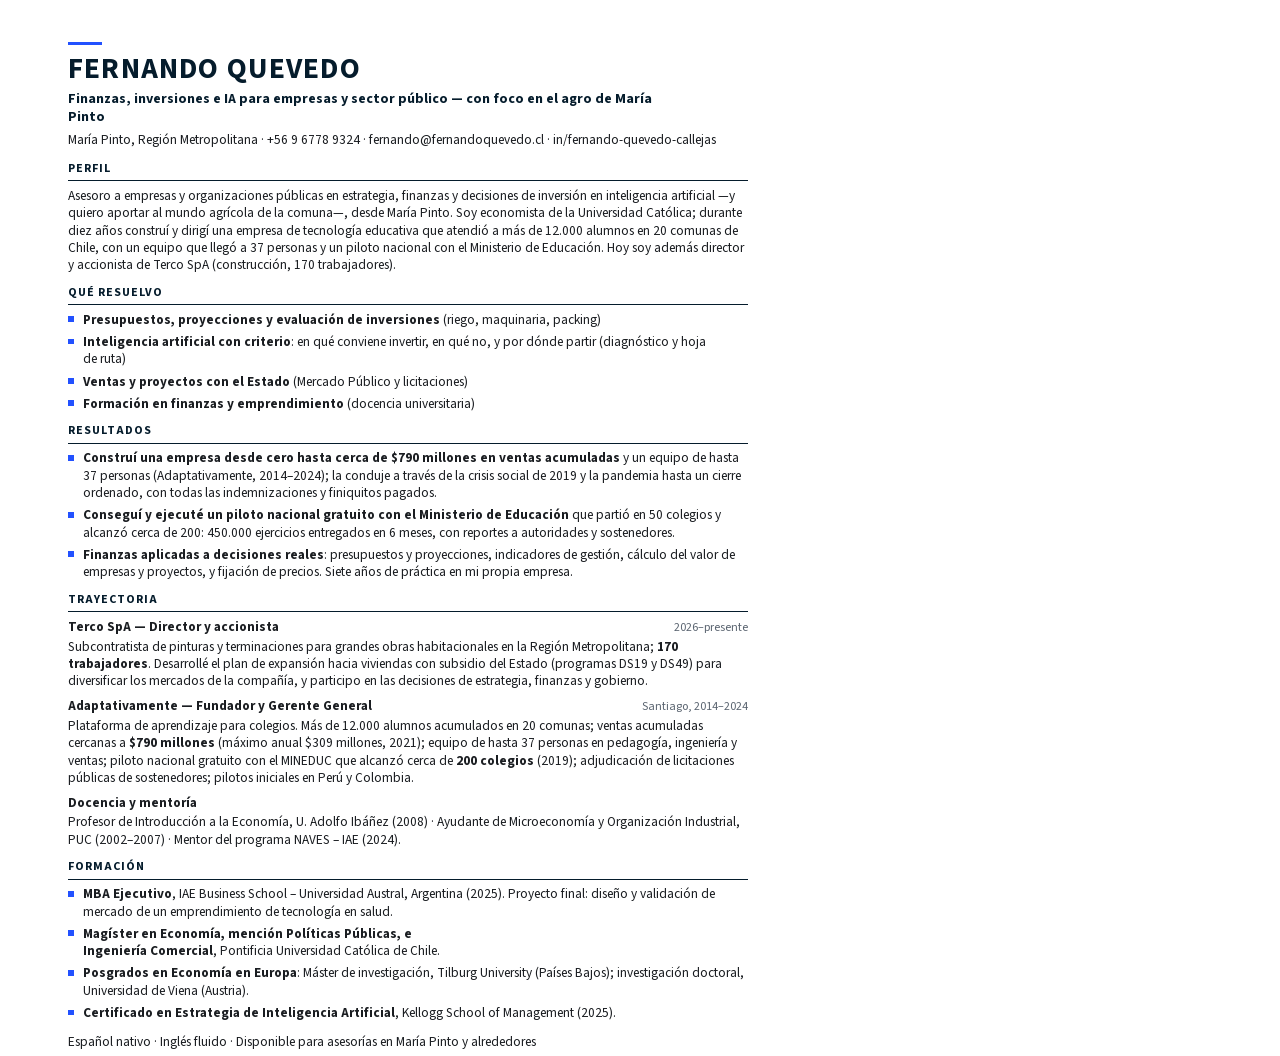
<file: _fuente-pdf/cv-asesorias.html>
<!DOCTYPE html>
<html lang="es">
<head>
<meta charset="utf-8">
<title>Fernando Quevedo - Asesorias</title>
<!--
  FUENTE DE IMPRESIÓN del PDF que se descarga en /mariapinto/.

  ¿Por qué existe este archivo?
  El CV vive en Claude Design como "CV v2 Orientado al publico.dc.html".
  Ese archivo no se puede imprimir directamente: necesita React y un
  componente <doc-page> que solo existen dentro de la app de Claude
  Design. Pero su contenido es 100% estático, así que aquí está
  reproducido en HTML plano que Chrome puede imprimir sin depender de
  nada.

  UNIFICADO CON EL SITIO (auditoría de agosto 2026). Antes este
  documento era, de hecho, otra marca: Helvetica contra la Source Sans 3
  del sitio, otro lema, y otros nombres de sección. Quien venía de la
  landing y descargaba el CV recibía un documento que parecía de otra
  persona, justo en el momento de mayor intención. Se alinearon:
    - Tipografía: Source Sans 3, la misma del sitio, auto-hospedada.
    - Lema: el mismo de la landing y de la tarjeta de WhatsApp.
    - Nombres de sección: Qué resuelvo · Resultados · Trayectoria ·
      Formación (antes: En qué puedo aportar · Resultados seleccionados
      · Experiencia · Educación).
    - Viñetas: cuadrado azul dibujado en CSS. OJO, no volver al glifo
      "▪": ese carácter NO viene en el subconjunto latino de Source
      Sans 3 y el navegador lo sustituiría por otra fuente.

  Cómo se regenera el PDF (un solo comando, desde la raíz del repo):
    "/Applications/Google Chrome.app/Contents/MacOS/Google Chrome" \
      --headless --disable-gpu --no-pdf-header-footer \
      --print-to-pdf="assets/docs/Fernando Quevedo - Asesorias.pdf" \
      "_fuente-pdf/cv-asesorias.html"

  Tras regenerar, VERIFICAR EL MARGEN INFERIOR. El contenido cabe
  justo, y `.page` tiene overflow:hidden, así que si algo crece la
  última línea se recorta EN SILENCIO — no salta a una página 2 ni
  avisa. El mínimo seguro es 8 mm: casi ninguna impresora de oficina
  imprime dentro de los ~5 mm del borde del papel.

  La carpeta empieza con "_" a propósito: GitHub Pages ignora las
  carpetas que parten con guion bajo, así que este archivo queda en el
  repo (para poder regenerar el PDF) pero NO se publica en el sitio.
-->
<style>
  /* La misma tipografía del sitio, pero en DOS INSTANCIAS ESTÁTICAS
     (400 y 700) en vez del archivo variable que usa la web.

     Por qué: al imprimir con la fuente variable, Chrome la embebe en el
     PDF como fuente Type 3 —glifos procedurales, uno por uno— y el
     archivo pasó de 82 a 143 KB, un 74% más, en un proyecto con
     presupuesto de datos móviles. Con instancias estáticas la embebe
     como CID TrueType, que es lo correcto y pesa menos.
     Los .ttf se generaron desde el mismo woff2 del sitio con fontTools:
       instancer.instantiateVariableFont(fuente, {"wght": 400 | 700})
     Viven en esta carpeta (con "_" inicial) así que NO se publican. */
  @font-face {
    font-family: "Source Sans 3";
    font-style: normal;
    font-weight: 400;
    src: url("ss3-regular.ttf") format("truetype");
  }
  @font-face {
    font-family: "Source Sans 3";
    font-style: normal;
    font-weight: 700;
    src: url("ss3-bold.ttf") format("truetype");
  }

  /* size: letter = el tamaño correcto para Chile (aquí se usa carta,
     no A4). margin: 0 porque los márgenes visuales van en el padding
     de .page; así Chrome tampoco dibuja su encabezado con fecha y URL. */
  @page { size: letter; margin: 0; }

  html, body { margin: 0; padding: 0; background: #FFFFFF; }

  /* print-color-adjust: exact fuerza a imprimir los colores tal cual,
     sin el "ahorro de tinta" que aplican los navegadores. */
  * { -webkit-print-color-adjust: exact; print-color-adjust: exact; }

  .page {
    box-sizing: border-box;
    width: 8.5in;
    height: 11in;
    overflow: hidden;
    /* 11 mm arriba, 18 mm a los lados, 9 mm abajo. El de abajo es un
       piso, no un objetivo: el contenido termina antes. */
    padding: 11mm 18mm 9mm;
    font-family: "Source Sans 3", Helvetica, Arial, sans-serif;
    color: #1A1D21;
    font-size: 10pt;
    line-height: 1.3;
    background: #FFFFFF;
  }

  a { color: inherit; text-decoration: none; }
  h1 { margin: 0; }
  p  { margin: 0; }

  /* Barra azul de marca */
  .barra { width: 34px; height: 3px; background: #2251FF; margin-bottom: 2.2mm; }

  .nombre {
    font-size: 22pt;
    font-weight: 700;
    /* Tracking positivo: las mayúsculas se dibujan con prosa lateral
       pensada para convivir con minúsculas, así que en caja alta hay
       que abrirlas. */
    letter-spacing: 0.04em;
    text-transform: uppercase;
    color: #051C2C;
    line-height: 1.1;
  }

  /* El lema: el mismo de la landing y de la tarjeta de WhatsApp. */
  .titulo-cargo {
    font-size: 10.5pt;
    font-weight: 700;
    color: #051C2C;
    line-height: 1.25;
    margin-top: 1.6mm;
    max-width: 165mm;
  }

  /* 10pt y tinta plena: esta línea carga la información más accionable
     del documento y antes iba a 9pt en gris, el cuerpo más chico de la
     página. */
  .linea-contacto {
    font-size: 10pt;
    color: #1A1D21;
    margin-top: 1.4mm;
  }
  /* Cada dato es indivisible: si algo no cabe baja entero y el quiebre
     ocurre en un separador "·", nunca dentro de una dirección. */
  .linea-contacto a { color: #1A1D21; white-space: nowrap; }

  .seccion { margin-top: 3.0mm; }
  .seccion--primera { margin-top: 3.2mm; }

  .titulo-seccion {
    font-size: 9pt;
    font-weight: 700;
    /* 0.08em, no 0.15em. El tracking en versalitas debe escalar al
       revés que el cuerpo: a 9pt hace falta más apertura que en los
       22px del sitio (que llevan 0.03em), pero 0.15em separaba tanto
       que las palabras dejaban de leerse como unidades. */
    letter-spacing: 0.08em;
    text-transform: uppercase;
    color: #051C2C;
  }
  /* La regla fina bajo cada título de sección */
  .regla { border-top: 0.7pt solid #051C2C; margin: 1.0mm 0 1.5mm; }

  /* Lista de viñetas: rejilla de dos columnas (viñeta | texto), para
     que el texto de varias líneas quede alineado y no se meta debajo
     de la viñeta. */
  .vinetas {
    display: grid;
    grid-template-columns: auto 1fr;
    column-gap: 2.4mm;
    row-gap: 1.3mm;
  }
  /* Cuadrado azul dibujado en CSS, igual que en el sitio. */
  .vineta {
    width: 1.5mm;
    height: 1.5mm;
    background: #2251FF;
    margin-top: 1.5mm;   /* alineado con la primera línea de texto */
  }

  /* Cargo + fechas en una línea, las fechas pegadas a la derecha */
  .fila-cargo {
    display: flex;
    justify-content: space-between;
    align-items: baseline;
    gap: 4mm;
  }
  .fila-cargo--siguiente { margin-top: 2.0mm; }
  .fila-cargo strong { color: #1A1D21; }
  .fechas { font-size: 9pt; color: #5A6470; white-space: nowrap; }

  .parrafo-cargo { margin-top: 0.6mm; text-wrap: pretty; }

  .pie { margin: 3.0mm 0 0; }

  p, li { text-wrap: pretty; }
</style>
</head>

<body>
<section class="page">

  <div class="barra"></div>
  <h1 class="nombre">Fernando Quevedo</h1>
  <div class="titulo-cargo">Finanzas, inversiones e IA para empresas y sector público — con foco en el agro de María Pinto</div>
  <div class="linea-contacto">
    María Pinto, Región Metropolitana ·
    <a href="https://wa.me/56967789324">+56 9 6778 9324</a> ·
    <a href="mailto:fernando@fernandoquevedo.cl">fernando@fernandoquevedo.cl</a> ·
    <a href="https://www.linkedin.com/in/fernando-quevedo-callejas/">in/fernando-quevedo-callejas</a>
  </div>

  <div class="seccion seccion--primera">
    <div class="titulo-seccion">Perfil</div>
    <div class="regla"></div>
    <p>Asesoro a empresas y organizaciones públicas en estrategia, finanzas y decisiones de inversión en inteligencia artificial —y quiero aportar al mundo agrícola de la comuna—, desde María Pinto. Soy economista de la Universidad Católica; durante diez años construí y dirigí una empresa de tecnología educativa que atendió a más de 12.000 alumnos en 20 comunas de Chile, con un equipo que llegó a 37 personas y un piloto nacional con el Ministerio de Educación. Hoy soy además director y accionista de Terco SpA (construcción, 170 trabajadores).</p>
  </div>

  <div class="seccion">
    <div class="titulo-seccion">Qué resuelvo</div>
    <div class="regla"></div>
    <div class="vinetas">
      <span class="vineta"></span><p><strong>Presupuestos, proyecciones y evaluación de inversiones</strong> (riego, maquinaria, packing)</p>
      <span class="vineta"></span><p><strong>Inteligencia artificial con criterio</strong>: en qué conviene invertir, en qué no, y por dónde partir (diagnóstico y hoja de ruta)</p>
      <span class="vineta"></span><p><strong>Ventas y proyectos con el Estado</strong> (Mercado Público y licitaciones)</p>
      <span class="vineta"></span><p><strong>Formación en finanzas y emprendimiento</strong> (docencia universitaria)</p>
    </div>
  </div>

  <div class="seccion">
    <div class="titulo-seccion">Resultados</div>
    <div class="regla"></div>
    <div class="vinetas">
      <span class="vineta"></span><p><strong>Construí una empresa desde cero hasta cerca de $790 millones en ventas acumuladas</strong> y un equipo de hasta 37 personas (Adaptativamente, 2014–2024); la conduje a través de la crisis social de 2019 y la pandemia hasta un cierre ordenado, con todas las indemnizaciones y finiquitos pagados.</p>
      <span class="vineta"></span><p><strong>Conseguí y ejecuté un piloto nacional gratuito con el Ministerio de Educación</strong> que partió en 50 colegios y alcanzó cerca de 200: 450.000 ejercicios entregados en 6 meses, con reportes a autoridades y sostenedores.</p>
      <span class="vineta"></span><p><strong>Finanzas aplicadas a decisiones reales</strong>: presupuestos y proyecciones, indicadores de gestión, cálculo del valor de empresas y proyectos, y fijación de precios. Siete años de práctica en mi propia empresa.</p>
    </div>
  </div>

  <div class="seccion">
    <div class="titulo-seccion">Trayectoria</div>
    <div class="regla"></div>

    <div class="fila-cargo">
      <strong>Terco SpA — Director y accionista</strong>
      <span class="fechas">2026–presente</span>
    </div>
    <p class="parrafo-cargo">Subcontratista de pinturas y terminaciones para grandes obras habitacionales en la Región Metropolitana; <strong>170 trabajadores</strong>. Desarrollé el plan de expansión hacia viviendas con subsidio del Estado (programas DS19 y DS49) para diversificar los mercados de la compañía, y participo en las decisiones de estrategia, finanzas y gobierno.</p>

    <div class="fila-cargo fila-cargo--siguiente">
      <strong>Adaptativamente — Fundador y Gerente General</strong>
      <span class="fechas">Santiago, 2014–2024</span>
    </div>
    <p class="parrafo-cargo">Plataforma de aprendizaje para colegios. Más de 12.000 alumnos acumulados en 20 comunas; ventas acumuladas cercanas a <strong>$790 millones</strong> (máximo anual $309 millones, 2021); equipo de hasta 37 personas en pedagogía, ingeniería y ventas; piloto nacional gratuito con el MINEDUC que alcanzó cerca de <strong>200 colegios</strong> (2019); adjudicación de licitaciones públicas de sostenedores; pilotos iniciales en Perú y Colombia.</p>

    <div class="fila-cargo--siguiente"><strong>Docencia y mentoría</strong></div>
    <p class="parrafo-cargo">Profesor de Introducción a la Economía, U. Adolfo Ibáñez (2008) · Ayudante de Microeconomía y Organización Industrial, PUC (2002–2007) · Mentor del programa NAVES – IAE (2024).</p>
  </div>

  <div class="seccion">
    <div class="titulo-seccion">Formación</div>
    <div class="regla"></div>
    <div class="vinetas">
      <span class="vineta"></span><p><strong>MBA Ejecutivo</strong>, IAE Business School – Universidad Austral, Argentina (2025). Proyecto final: diseño y validación de mercado de un emprendimiento de tecnología en salud.</p>
      <span class="vineta"></span><p style="text-wrap:balance"><strong>Magíster en Economía, mención Políticas Públicas, e Ingeniería Comercial</strong>, Pontificia Universidad Católica de Chile.</p>
      <span class="vineta"></span><p><strong>Posgrados en Economía en Europa</strong>: Máster de investigación, Tilburg University (Países Bajos); investigación doctoral, Universidad de Viena (Austria).</p>
      <span class="vineta"></span><p><strong>Certificado en Estrategia de Inteligencia Artificial</strong>, Kellogg School of Management (2025).</p>
    </div>
  </div>

  <p class="pie">Español nativo · Inglés fluido · Disponible para asesorías en María Pinto y alrededores</p>

</section>
</body>
</html>
</file>
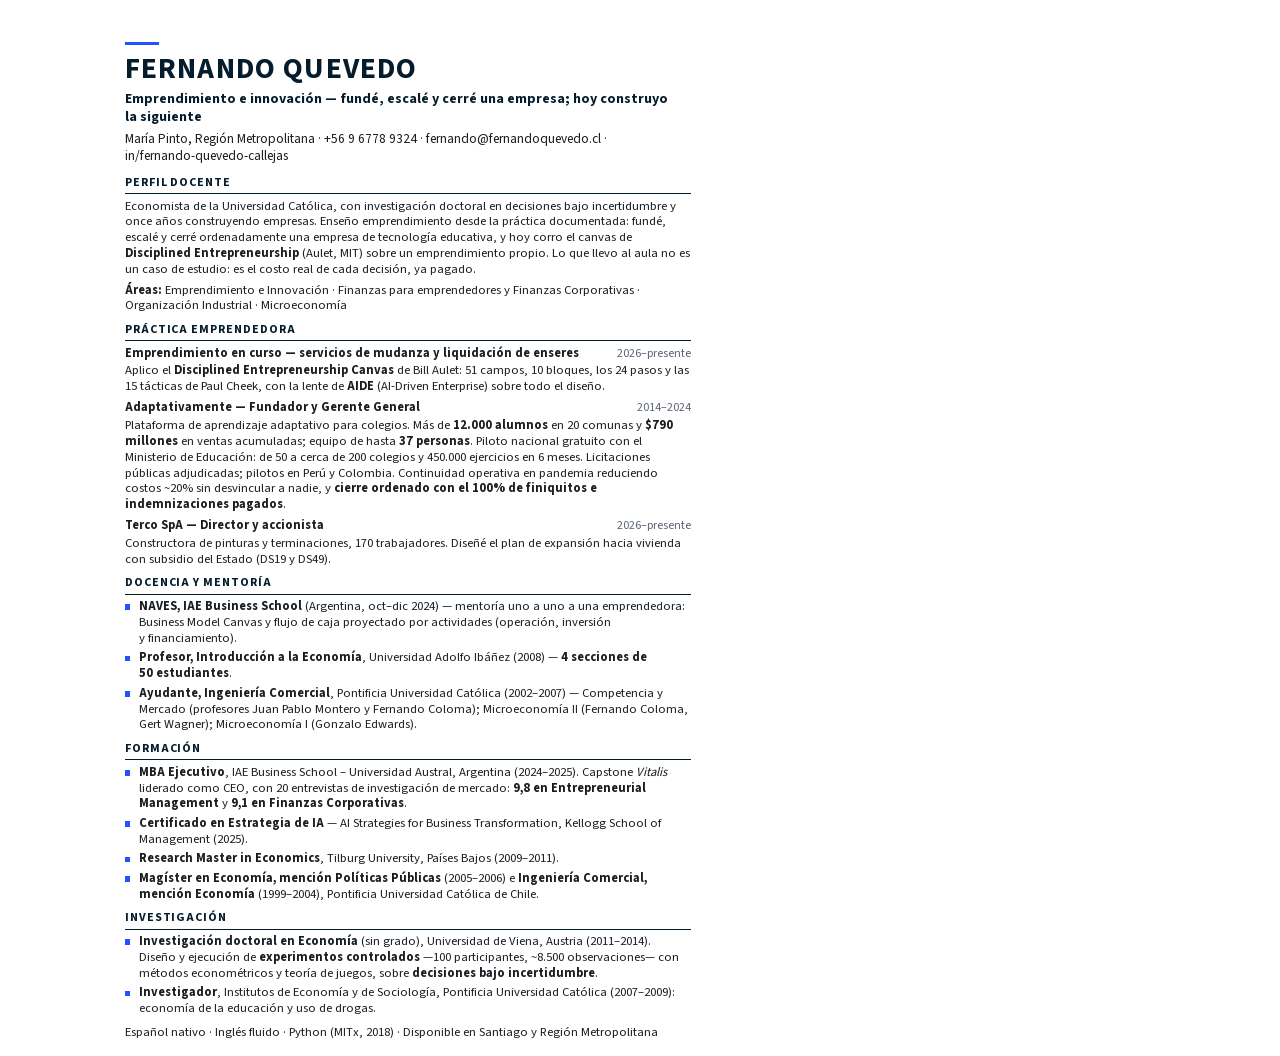
<file: _fuente-pdf/cv-docente.html>
<!DOCTYPE html>
<html lang="es">
<head>
<meta charset="utf-8">
<title>Fernando Quevedo - CV Docente</title>
<!--
  FUENTE DE IMPRESIÓN del CV docente que se descarga en /clases/.

  Reescrito desde cero en agosto de 2026 sobre el borrador que Fernando
  dejó en assets-entrada/. Ese borrador apuntaba a Finanzas Corporativas
  y decía, textual, "en segundo término, Emprendimiento" — exactamente
  al revés de lo que este segmento necesita. Además lo situaba en Buenos
  Aires, con teléfono +54 y correo de Proton, y no incluía Terco.

  DECISIÓN DE ORDEN: la experiencia emprendedora va ANTES que la
  docente. Un director de escuela que busca profesor de emprendimiento
  no compra horas de aula: compra a alguien que hizo lo que va a
  enseñar. La docencia de Fernando es real pero antigua (2008) y la
  mentoría reciente es de una sola emprendedora; ponerla primero abre
  el documento por su punto más débil. La evidencia emprendedora es de
  2026 y está documentada.

  PRIVACIDAD — LEER ANTES DE EDITAR. Este repo es PÚBLICO. Las fuentes
  de la sección de emprendimiento son dos repos PRIVADOS de Fernando
  (`~/venture-mudanza` y `~/liquidacion-cardales`) que contienen o
  contendrán nombres de personas reales, notas de entrevistas y su
  número telefónico argentino. Aquí solo entran cifras agregadas y
  método. NO agregar: nombres de entrevistados o familiares, URLs del
  sitio de la liquidación (dado de baja a propósito), ni el teléfono
  +54. El sitio de Cardales se pasó a privado y sus URLs están muertas.

  DATOS EN CONFLICTO, pendientes de que Fernando resuelva:
    - Inicio de Adaptativamente: el borrador docente decía Sep 2014; el
      sitio, el CV de asesorías y la tarjeta dicen 2016. Aquí se usa
      2016 por consistencia con lo YA PUBLICADO.
    - Máximo anual de ventas: el borrador decía USD 280K en 2022; el CV
      de asesorías dice $309 millones en 2021 (que son ~USD 386K). No
      calzan ni el monto ni el año, así que el dato se OMITE en vez de
      elegir un bando. El acumulado sí calza (USD 1M ≈ $790 millones).

  Cómo se regenera (un solo comando, desde la raíz del repo):
    "/Applications/Google Chrome.app/Contents/MacOS/Google Chrome" \
      --headless --disable-gpu --no-pdf-header-footer \
      --print-to-pdf="assets/docs/Fernando Quevedo - Docencia.pdf" \
      "_fuente-pdf/cv-docente.html"

  Tras regenerar, VERIFICAR EL MARGEN INFERIOR (mínimo 8 mm). `.page`
  tiene overflow:hidden: lo que sobra se recorta EN SILENCIO.
-->
<style>
  /* Mismas instancias estáticas que el CV de asesorías: con la fuente
     variable, Chrome embebe Type 3 y el archivo crece ~74%. */
  @font-face {
    font-family: "Source Sans 3";
    font-style: normal;
    font-weight: 400;
    src: url("ss3-regular.ttf") format("truetype");
  }
  @font-face {
    font-family: "Source Sans 3";
    font-style: normal;
    font-weight: 700;
    src: url("ss3-bold.ttf") format("truetype");
  }

  @page { size: letter; margin: 0; }
  html, body { margin: 0; padding: 0; background: #FFFFFF; }
  * { -webkit-print-color-adjust: exact; print-color-adjust: exact; }

  .page {
    box-sizing: border-box;
    width: 8.5in;
    height: 11in;
    overflow: hidden;
    padding: 11mm 33mm 9mm;
    font-family: "Source Sans 3", Helvetica, Arial, sans-serif;
    color: #1A1D21;
    font-size: 9.5pt;
    line-height: 1.25;
    background: #FFFFFF;
  }

  a { color: inherit; text-decoration: none; }
  h1 { margin: 0; }
  p  { margin: 0; }

  .barra { width: 34px; height: 3px; background: #2251FF; margin-bottom: 2.2mm; }

  .nombre {
    font-size: 22pt; font-weight: 700; letter-spacing: 0.04em;
    text-transform: uppercase; color: #051C2C; line-height: 1.1;
  }
  .titulo-cargo {
    font-size: 10.5pt; font-weight: 700; color: #051C2C;
    line-height: 1.25; margin-top: 1.6mm; max-width: 145mm;
  }
  .linea-contacto { font-size: 10pt; color: #1A1D21; margin-top: 1.4mm; }
  .linea-contacto a { color: #1A1D21; white-space: nowrap; }

  .seccion { margin-top: 2.0mm; }
  .seccion--primera { margin-top: 2.6mm; }

  .titulo-seccion {
    font-size: 9pt; font-weight: 700; letter-spacing: 0.08em;
    text-transform: uppercase; color: #051C2C;
  }
  .regla { border-top: 0.7pt solid #051C2C; margin: 0.9mm 0 1.2mm; }

  .vinetas { display: grid; grid-template-columns: auto 1fr; column-gap: 2.4mm; row-gap: 1.0mm; }
  .vineta { width: 1.5mm; height: 1.5mm; background: #2251FF; margin-top: 1.4mm; }

  .fila-cargo {
    display: flex; justify-content: space-between;
    align-items: baseline; gap: 4mm;
  }
  .fila-cargo--siguiente { margin-top: 1.4mm; }
  .fila-cargo strong { color: #1A1D21; }
  .fechas { font-size: 9pt; color: #5A6470; white-space: nowrap; }
  .parrafo-cargo { margin-top: 0.5mm; text-wrap: pretty; }

  .pie { margin: 2.2mm 0 0; }
  p, li { text-wrap: pretty; }
</style>
</head>

<body>
<section class="page">

  <div class="barra"></div>
  <h1 class="nombre">Fernando Quevedo</h1>
  <div class="titulo-cargo">Emprendimiento e innovación — fundé, escalé y cerré una empresa; hoy construyo la siguiente</div>
  <div class="linea-contacto">
    María Pinto, Región Metropolitana ·
    <a href="https://wa.me/56967789324">+56 9 6778 9324</a> ·
    <a href="mailto:fernando@fernandoquevedo.cl">fernando@fernandoquevedo.cl</a> ·
    <a href="https://www.linkedin.com/in/fernando-quevedo-callejas/">in/fernando-quevedo-callejas</a>
  </div>

  <div class="seccion seccion--primera">
    <div class="titulo-seccion">Perfil docente</div>
    <div class="regla"></div>
    <p>Economista de la Universidad Católica, con investigación doctoral en decisiones bajo incertidumbre y once años construyendo empresas. Enseño emprendimiento desde la práctica documentada: fundé, escalé y cerré ordenadamente una empresa de tecnología educativa, y hoy corro el canvas de <strong>Disciplined Entrepreneurship</strong> (Aulet, MIT) sobre un emprendimiento propio. Lo que llevo al aula no es un caso de estudio: es el costo real de cada decisión, ya pagado.</p>
    <!-- Las áreas iban en su propia sección con título y línea: un bloque
         entero, unos 11 mm, para una sola frase que además repetía el
         subtítulo del encabezado. Aquí abajo cumplen la misma función. -->
    <p style="margin-top:1.3mm"><strong>Áreas:</strong> Emprendimiento e Innovación · Finanzas para emprendedores y Finanzas Corporativas · Organización Industrial · Microeconomía</p>
  </div>

  <div class="seccion">
    <div class="titulo-seccion">Práctica emprendedora</div>
    <div class="regla"></div>

    <div class="fila-cargo">
      <strong>Emprendimiento en curso — servicios de mudanza y liquidación de enseres</strong>
      <span class="fechas">2026–presente</span>
    </div>
    <p class="parrafo-cargo">Aplico el <strong>Disciplined Entrepreneurship Canvas</strong> de Bill Aulet: 51 campos, 10 bloques, los 24 pasos y las 15 tácticas de Paul Cheek, con la lente de <strong>AIDE</strong> (AI-Driven Enterprise) sobre todo el diseño.</p>

    <div class="fila-cargo fila-cargo--siguiente">
      <strong>Adaptativamente — Fundador y Gerente General</strong>
      <span class="fechas">2014–2024</span>
    </div>
    <p class="parrafo-cargo">Plataforma de aprendizaje adaptativo para colegios. Más de <strong>12.000 alumnos</strong> en 20 comunas y <strong>$790 millones</strong> en ventas acumuladas; equipo de hasta <strong>37 personas</strong>. Piloto nacional gratuito con el Ministerio de Educación: de 50 a cerca de 200 colegios y 450.000 ejercicios en 6 meses. Licitaciones públicas adjudicadas; pilotos en Perú y Colombia. Continuidad operativa en pandemia reduciendo costos ~20% sin desvincular a nadie, y <strong>cierre ordenado con el 100% de finiquitos e indemnizaciones pagados</strong>.</p>

    <div class="fila-cargo fila-cargo--siguiente">
      <strong>Terco SpA — Director y accionista</strong>
      <span class="fechas">2026–presente</span>
    </div>
    <p class="parrafo-cargo">Constructora de pinturas y terminaciones, 170 trabajadores. Diseñé el plan de expansión hacia vivienda con subsidio del Estado (DS19 y DS49).</p>
  </div>

  <div class="seccion">
    <div class="titulo-seccion">Docencia y mentoría</div>
    <div class="regla"></div>
    <div class="vinetas">
      <span class="vineta"></span><p><strong>NAVES, IAE Business School</strong> (Argentina, oct–dic 2024) — mentoría uno a uno a una emprendedora: Business Model Canvas y flujo de caja proyectado por actividades (operación, inversión y financiamiento).</p>
      <span class="vineta"></span><p><strong>Profesor, Introducción a la Economía</strong>, Universidad Adolfo Ibáñez (2008) — <strong>4 secciones de 50 estudiantes</strong>.</p>
      <span class="vineta"></span><p><strong>Ayudante, Ingeniería Comercial</strong>, Pontificia Universidad Católica (2002–2007) — Competencia y Mercado (profesores Juan Pablo Montero y Fernando Coloma); Microeconomía II (Fernando Coloma, Gert Wagner); Microeconomía I (Gonzalo Edwards).</p>
    </div>
  </div>

  <div class="seccion">
    <div class="titulo-seccion">Formación</div>
    <div class="regla"></div>
    <div class="vinetas">
      <span class="vineta"></span><p><strong>MBA Ejecutivo</strong>, IAE Business School – Universidad Austral, Argentina (2024–2025). Capstone <em>Vitalis</em> liderado como CEO, con 20 entrevistas de investigación de mercado: <strong>9,8 en Entrepreneurial Management</strong> y <strong>9,1 en Finanzas Corporativas</strong>.</p>
      <span class="vineta"></span><p><strong>Certificado en Estrategia de IA</strong> — AI Strategies for Business Transformation, Kellogg School of Management (2025).</p>
      <span class="vineta"></span><p><strong>Research Master in Economics</strong>, Tilburg University, Países Bajos (2009–2011).</p>
      <span class="vineta"></span><p><strong>Magíster en Economía, mención Políticas Públicas</strong> (2005–2006) e <strong>Ingeniería Comercial, mención Economía</strong> (1999–2004), Pontificia Universidad Católica de Chile.</p>
    </div>
  </div>

  <div class="seccion">
    <div class="titulo-seccion">Investigación</div>
    <div class="regla"></div>
    <div class="vinetas">
      <span class="vineta"></span><p><strong>Investigación doctoral en Economía</strong> (sin grado), Universidad de Viena, Austria (2011–2014). Diseño y ejecución de <strong>experimentos controlados</strong> —100 participantes, ~8.500 observaciones— con métodos econométricos y teoría de juegos, sobre <strong>decisiones bajo incertidumbre</strong>.</p>
      <span class="vineta"></span><p><strong>Investigador</strong>, Institutos de Economía y de Sociología, Pontificia Universidad Católica (2007–2009): economía de la educación y uso de drogas.</p>
    </div>
  </div>

  <p class="pie">Español nativo · Inglés fluido · Python (MITx, 2018) · Disponible en Santiago y Región Metropolitana</p>

</section>
</body>
</html>
</file>
<file: assets/css/base.css>
/* ============================================================
   base.css — hoja de estilos ÚNICA para todo el sitio.
   Todos los segmentos heredan de aquí: un cambio se propaga solo.

   IDENTIDAD VISUAL: extraída del CV A4 hecho en Claude Design
   ("Fernando Quevedo - Asesorias A4"). Los colores, la tipografía y
   la jerarquía de abajo son los de ese documento, replicados en HTML
   semántico. El export original NO se incrusta: depende de React
   (70 KB) y de un shell de impresión con unidades en milímetros, así
   que no funcionaría sin JavaScript ni se adaptaría a un celular.

   Bloques:
     1. TOKENS      → variables de color, tipografía y espacio
     2. TIPOGRAFÍA  → la fuente auto-hospedada
     3. BASE        → elementos HTML crudos
     4. COMPONENTES → piezas reutilizables
   ============================================================ */


/* ------------------------------------------------------------
   1. TOKENS  (design tokens = valores con nombre, definidos una
   sola vez y reutilizados mediante var(...). Para cambiar la
   identidad del sitio completo, edita solo este bloque.)
   ------------------------------------------------------------ */
:root {
  /* Color — los 5 del CV. Entre paréntesis, el contraste medido
     contra blanco: WCAG AA exige 4.5:1 para texto normal. */
  --c-deep:     #051C2C;  /* azul profundo: nombre y títulos  (16.4:1) */
  --c-accent:   #2251FF;  /* azul vivo: barras, viñetas, CTA   (5.6:1) */
  --c-ink:      #1A1D21;  /* texto de lectura                 (15.3:1) */
  --c-ink-soft: #5A6470;  /* texto secundario                  (6.0:1) */
  --c-bg:       #FFFFFF;
  --c-line:     #D5DAE0;  /* líneas divisorias suaves */

  /* Tipografía — Source Sans 3, la del CV, auto-hospedada. */
  --font-base: "Source Sans 3", -apple-system, BlinkMacSystemFont,
               "Segoe UI", Roboto, "Helvetica Neue", Arial, sans-serif;

  /* Escala derivada del CV, donde el cuerpo es 11pt:
     nombre 26pt (2.4×) · título de sección 15pt (1.36×) */
  --fs-body:    1.0625rem;  /* 17px: cómodo en celular */
  --fs-nombre:  1.875rem;
  --fs-lema:    1.0625rem;
  /* 22px, no 20px. A 20 el título de sección superaba al cuerpo solo en
     un 18%, y la jerarquía la sostenían la caja alta, el peso, el color
     y la línea inferior — no el tamaño. Bastaba que un segmento futuro
     soltara una de esas cuatro señales para que se cayera. */
  --fs-seccion: 1.375rem;
  --fs-small:   0.9375rem;

  /* Espacio — escala única para que todo respire igual */
  --sp-1: 0.25rem;
  --sp-2: 0.5rem;
  --sp-3: 0.75rem;
  --sp-4: 1rem;
  --sp-5: 1.5rem;
  --sp-6: 2rem;
  --sp-7: 3rem;

  --radius: 8px;
  --ancho-max: 34rem;  /* ancho de lectura cómodo en pantalla grande */
}


/* ------------------------------------------------------------
   2. TIPOGRAFÍA

   Source Sans 3 es una fuente VARIABLE: un solo archivo de 28 KB
   cubre los pesos 400 a 700, en vez de tres archivos separados.
   Se sirve desde este mismo sitio (no desde Google) para que el
   celular abra una sola conexión y no dependa de terceros.

   font-display:swap = el texto se muestra de inmediato con la
   fuente del sistema y cambia a Source Sans 3 al cargar. Nunca
   hay una pantalla en blanco esperando la fuente.
   ------------------------------------------------------------ */
@font-face {
  font-family: "Source Sans 3";
  font-style: normal;
  font-weight: 400 700;      /* rango, no un valor: es variable */
  font-display: swap;
  src: url("/assets/fonts/source-sans-3-latin.woff2") format("woff2");
  /* Subconjunto latino: cubre tildes, ñ, ¿ y los guiones largos. */
  unicode-range: U+0000-00FF, U+0131, U+0152-0153, U+02BB-02BC,
                 U+02C6, U+02DA, U+02DC, U+0304, U+0308, U+0329,
                 U+2000-206F, U+20AC, U+2122, U+2191, U+2193,
                 U+2212, U+2215, U+FEFF, U+FFFD;
}


/* ------------------------------------------------------------
   3. BASE
   ------------------------------------------------------------ */

/* border-box = el padding no agranda las cajas. Evita desbordes
   horizontales en pantallas angostas. */
*, *::before, *::after { box-sizing: border-box; }

html { -webkit-text-size-adjust: 100%; }  /* Safari iOS no reescala solo */

body {
  margin: 0;
  background: var(--c-bg);
  color: var(--c-ink);
  font-family: var(--font-base);
  font-size: var(--fs-body);
  line-height: 1.5;
  overflow-wrap: break-word;  /* nada se desborda en celulares angostos */
}

h1, h2, h3, p, ul { margin: 0; }
ul { padding: 0; list-style: none; }

strong { font-weight: 700; color: inherit; }

a { color: var(--c-accent); }

/* Foco visible para quien navega con teclado (requisito WCAG).

   El anillo va en --c-deep, no en --c-accent: el botón primario ES
   --c-accent, así que un anillo azul sobre él solo se veía gracias al
   outline-offset, que lo empujaba fuera del botón hasta el blanco. Era
   cumplir por accidente — bastaba que alguien pusiera offset:0 para que
   el foco desapareciera justo en el botón más importante del sitio.
   El box-shadow blanco dibuja un halo pegado al elemento, de modo que
   el anillo oscuro siempre tiene blanco a ambos lados y contrasta
   17,4:1, sea cual sea el fondo que tenga debajo. */
a:focus-visible {
  outline: 3px solid var(--c-deep);
  outline-offset: 3px;
  box-shadow: 0 0 0 3px var(--c-bg);
  border-radius: 2px;
}

/* Contenedor de página: mobile-first (padding chico), se centra y se
   limita en pantallas grandes. */
.wrap {
  max-width: var(--ancho-max);
  margin: 0 auto;
  padding: var(--sp-6) var(--sp-4) var(--sp-7);
}


/* ------------------------------------------------------------
   4. COMPONENTES
   ------------------------------------------------------------ */

/* --- Barra azul de arranque (en el CV: 12mm × 1.2mm sobre el
       nombre). Es la firma visual de la identidad. --- */
.barra-marca {
  width: 3rem;
  height: 4px;
  background: var(--c-accent);
  margin-bottom: var(--sp-3);
}

/* --- Nombre --- */
.nombre {
  font-size: var(--fs-nombre);
  font-weight: 700;
  color: var(--c-deep);
  line-height: 1.05;
  /* Tracking POSITIVO en caja alta. Las mayúsculas se dibujan con prosa
     lateral calibrada para convivir con minúsculas; al componer solo en
     versalitas esa prosa queda corta y las letras se apiñan. Aquí había
     tracking negativo, que es exactamente al revés. */
  letter-spacing: 0.015em;
  text-transform: uppercase;
}

/* --- Propuesta de valor: en el CV va en azul profundo y semibold,
       no en gris. Es afirmación, no pie de foto. --- */
.lema {
  margin-top: var(--sp-3);
  font-size: var(--fs-lema);
  font-weight: 600;
  color: var(--c-deep);
  line-height: 1.35;
  text-wrap: pretty;  /* evita que quede una palabra sola al final */
}

/* --- Sección: título grande en versalitas + línea fina, tal como
       el CV. --- */
section { margin-top: var(--sp-6); }

/* La línea bajo el título es un borde del propio <h2>: no hace falta
   un <div> vacío decorativo como en el export del CV. */
.titulo-seccion {
  font-size: var(--fs-seccion);
  font-weight: 700;
  color: var(--c-deep);
  text-transform: uppercase;
  /* Más abierto que el nombre porque va más chico: el tracking en
     versalitas escala al revés que el cuerpo. */
  letter-spacing: 0.03em;
  line-height: 1.15;
  padding-bottom: var(--sp-1);
  border-bottom: 1px solid var(--c-deep);
  margin-bottom: var(--sp-4);
}

/* --- Listas con viñeta cuadrada azul ---
   La viñeta se dibuja con CSS (una caja de color), no con el
   carácter ▪: ese glifo no viene en el subconjunto latino de la
   fuente y cada navegador lo sustituiría por uno distinto. --- */
.lista > li {
  position: relative;
  padding-left: 1.15rem;
  margin-bottom: var(--sp-3);
  text-wrap: pretty;
}
.lista > li:last-child { margin-bottom: 0; }

.lista > li::before {
  content: "";
  position: absolute;
  left: 0;
  top: 0.55em;          /* alineada con la primera línea de texto */
  width: 0.4rem;
  height: 0.4rem;
  background: var(--c-accent);
}

/* ---------------------------------------------------------------
   UTILIDADES PARA SEGMENTOS EN CONSTRUCCIÓN
   Estas tres clases no las usa /mariapinto/ (ya está completo), pero
   son las que sirven al crear un segmento nuevo: marcar el contenido
   que falta de forma bien visible y bajar el tono de un texto
   secundario. No borrar: las necesita el procedimiento de la Fase 5.
   --------------------------------------------------------------- */

/* Texto secundario dentro de una lista (ej. el detalle de un cargo) */
.suave { color: var(--c-ink-soft); }


/* --- Botones ---
   min-height 52px: el mínimo cómodo para el dedo en un celular. */
.boton {
  /* flex centra el texto en los dos ejes aunque ocupe dos líneas */
  display: flex;
  align-items: center;
  justify-content: center;
  width: 100%;
  min-height: 52px;
  padding: var(--sp-3) var(--sp-4);
  border-radius: var(--radius);
  text-align: center;
  text-decoration: none;
  font-weight: 600;
  line-height: 1.3;
}

.boton--primario {
  background: var(--c-accent);
  color: #FFFFFF;
  font-size: var(--fs-body);
}

.boton--secundario {
  background: var(--c-bg);
  color: var(--c-deep);
  border: 1.5px solid var(--c-deep);
  font-size: var(--fs-body);
  margin-top: var(--sp-3);
}

/* --- Cierre y contacto --- */
.cierre {
  font-size: var(--fs-lema);
  font-weight: 700;
  color: var(--c-deep);
  margin-bottom: var(--sp-4);
}

/* Bloque de contacto: <dl> en rejilla de dos columnas, etiqueta a la
   izquierda y dato a la derecha. El texto va completo y visible para
   copiarlo o marcarlo a mano —esa siempre fue la intención—, pero
   además es enlace, porque un <a href="tel:"> explícito funciona en
   todos los visores; lo que WhatsApp no hace de forma confiable es
   AUTODETECTAR texto plano, que es otra cosa. */
.contacto {
  margin-top: var(--sp-4);
  display: grid;
  grid-template-columns: auto 1fr;
  gap: 0 var(--sp-3);
  align-items: baseline;
  font-size: var(--fs-small);
  color: var(--c-ink-soft);
  line-height: 1.6;
}

/* La etiqueta ya NO va en azul. Usaba exactamente el color del único
   enlace real de la página, en negrita, así que la gente tocaba
   "WhatsApp" esperando que abriera algo y no pasaba nada: un fallo
   silencioso, sin error visible. Ahora el azul significa una sola cosa
   en toda la página, que es "esto se puede tocar". */
.contacto .etiqueta { color: var(--c-ink-soft); font-weight: 700; }
.contacto dd        { margin: 0; }

/* padding vertical para llevar el área táctil sobre los 24 px que pide
   la WCAG 2.5.8: el enlace de LinkedIn medía 18 px de alto. */
.contacto a {
  display: inline-block;
  padding: var(--sp-1) 0;
  font-weight: 600;
}


/* --- Marca de contenido pendiente: visible a propósito --- */
.pendiente {
  display: inline-block;
  padding: 0 var(--sp-2);
  background: #FFF3CD;
  border: 1px dashed #8A6500;
  border-radius: 4px;
  color: #5C4400;
  font-size: var(--fs-small);
  font-weight: 600;
}

/* Caja de imagen aún no entregada */
.placeholder-img {
  display: flex;
  align-items: center;
  justify-content: center;
  gap: var(--sp-2);
  text-align: center;
  padding: var(--sp-6) var(--sp-4);
  margin-bottom: var(--sp-5);
  background: #F4F6F8;
  border: 2px dashed var(--c-line);
  border-radius: var(--radius);
  color: var(--c-ink-soft);
  font-size: var(--fs-small);
}


/* --- Tarjeta neutra de la raíz --- */
.tarjeta-neutra {
  min-height: 100vh;
  display: flex;
  flex-direction: column;
  justify-content: center;
}

.bloque-cta { margin-top: var(--sp-6); }

.linea-linkedin {
  margin-top: var(--sp-4);
  text-align: center;
  font-size: var(--fs-small);
}
/* Mismo padding que en .contacto: sin él estos enlaces quedan en 18 px
   de alto, bajo los 24 que exige la WCAG 2.5.8. */
.linea-linkedin a { display: inline-block; padding: var(--sp-1) 0; }


/* ------------------------------------------------------------
   AJUSTES PARA PANTALLA GRANDE
   Mobile-first: todo lo de arriba es el celular; esto solo agranda.
   ------------------------------------------------------------ */
@media (min-width: 40rem) {
  :root {
    --fs-nombre:  2.5rem;
    --fs-lema:    1.1875rem;
    --fs-seccion: 1.5rem;
  }
  .wrap { padding: var(--sp-7) var(--sp-5); }
  .barra-marca { width: 3.5rem; height: 5px; }
}
</file>
